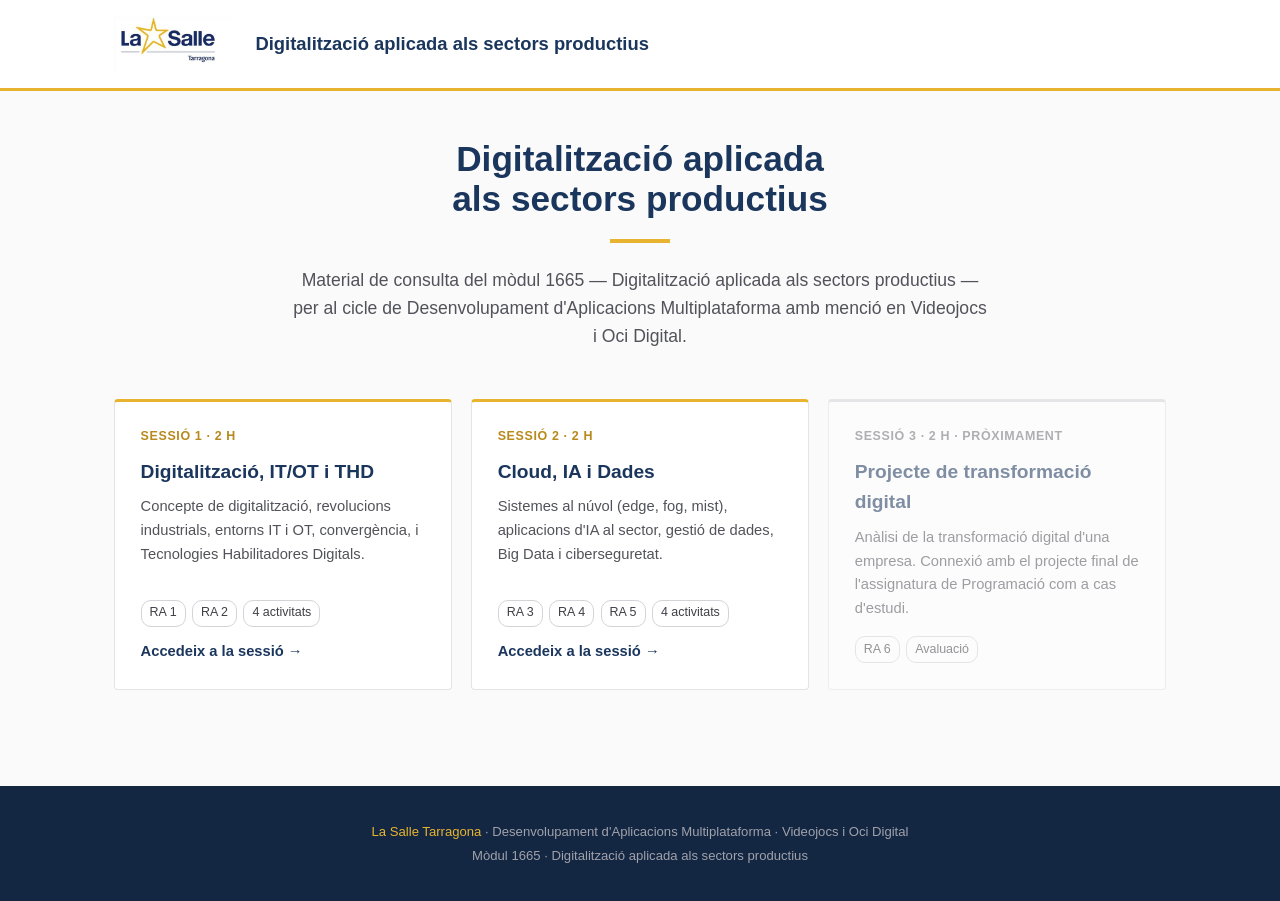
<file: index.html>
<!DOCTYPE html>
<html lang="ca">
<head>
<meta charset="UTF-8">
<meta name="viewport" content="width=device-width, initial-scale=1.0">
<title>DASP · Digitalització aplicada als sectors productius · La Salle Tarragona</title>
<link rel="stylesheet" href="index.css">
<style>
  body { background: var(--gray-50); min-height: 100vh; display: flex; flex-direction: column; }

  .site-header {
    background: var(--white);
    border-bottom: 3px solid var(--gold);
  }
  .site-header-inner {
    max-width: 1100px; margin: 0 auto;
    padding: 1rem 1.5rem;
    display: flex; align-items: center; gap: 1.5rem;
  }
  .site-logo { height: 56px; width: auto; border-radius: var(--radius-sm); }
  .site-title-block { flex: 1; }
  .site-title-block .module {
    color: var(--navy); font-size: 1.15rem; font-weight: 700; line-height: 1.2; margin: 0;
  }

  main { flex: 1; max-width: 1100px; margin: 0 auto; padding: 3rem 1.5rem; width: 100%; }

  .hero { text-align: center; margin-bottom: 3rem; }
  .hero h1 {
    color: var(--navy); font-size: 2.2rem; font-weight: 800;
    margin: 0 0 0.6rem; line-height: 1.15;
  }
  .hero .accent {
    display: inline-block; height: 4px; width: 60px; background: var(--gold);
    margin: 0.6rem auto 1rem;
  }
  .hero p { color: var(--gray-600); font-size: 1.1rem; max-width: 700px; margin: 0 auto; }

  .session-grid {
    display: grid;
    grid-template-columns: repeat(auto-fit, minmax(260px, 1fr));
    gap: 1.2rem;
    margin-top: 2.5rem;
  }
  .session-card {
    background: var(--white);
    border: var(--border);
    border-top: 3px solid var(--gold);
    border-radius: var(--radius);
    padding: 1.6rem;
    text-decoration: none;
    color: inherit;
    display: flex; flex-direction: column;
    transition: border-color 0.15s, transform 0.15s;
  }
  .session-card:hover {
    border-color: var(--gold);
    transform: translateY(-2px);
  }
  .session-card.disabled {
    opacity: 0.55; cursor: not-allowed; pointer-events: none;
    border-top-color: var(--gray-300);
  }
  .session-card .label {
    font-size: 0.78rem; font-weight: 700;
    color: var(--gold-dark); letter-spacing: 0.05em;
    text-transform: uppercase; margin-bottom: 0.6rem;
  }
  .session-card .label.todo { color: var(--gray-500); }
  .session-card h3 {
    color: var(--navy); font-size: 1.2rem;
    margin: 0 0 0.5rem; font-weight: 700;
  }
  .session-card p { color: var(--gray-600); font-size: 0.92rem; margin: 0 0 1rem; flex: 1; }
  .session-card .meta {
    display: flex; gap: 0.4rem; flex-wrap: wrap;
    font-size: 0.78rem;
  }
  .session-card .meta span {
    padding: 0.15rem 0.5rem;
    border: 1px solid var(--gray-300);
    border-radius: 10px;
    color: var(--gray-700);
  }
  .session-card .arrow {
    display: inline-flex; align-items: center; gap: 0.4rem;
    color: var(--navy); font-weight: 600;
    font-size: 0.92rem; margin-top: 0.8rem;
  }

  footer {
    background: var(--navy-dark); color: var(--gray-400);
    padding: 2rem 1.5rem; text-align: center; font-size: 0.82rem;
    margin-top: 3rem;
  }
  footer p { margin: 0.2rem 0; }
  footer .gold { color: var(--gold); }

  @media (max-width: 720px) {
    .hero h1 { font-size: 1.7rem; }
  }
</style>
</head>
<body>

<header class="site-header">
  <div class="site-header-inner">
    <img src="lasalle_logo.JPG" alt="La Salle Tarragona" class="site-logo">
    <div class="site-title-block">
      <p class="module">Digitalització aplicada als sectors productius</p>
    </div>
  </div>
</header>

<main>
  <div class="hero">
    <h1>Digitalització aplicada<br>als sectors productius</h1>
    <span class="accent"></span>
    <p>Material de consulta del mòdul 1665 — Digitalització aplicada als sectors productius — per al cicle de Desenvolupament d'Aplicacions Multiplataforma amb menció en Videojocs i Oci Digital.</p>
  </div>

  <div class="session-grid">
    <a class="session-card" href="sessio-1.html">
      <span class="label">Sessió 1 · 2 h</span>
      <h3>Digitalització, IT/OT i THD</h3>
      <p>Concepte de digitalització, revolucions industrials, entorns IT i OT, convergència, i Tecnologies Habilitadores Digitals.</p>
      <div class="meta">
        <span>RA 1</span>
        <span>RA 2</span>
        <span>4 activitats</span>
      </div>
      <span class="arrow">Accedeix a la sessió →</span>
    </a>

    <a class="session-card" href="sessio-2.html">
      <span class="label">Sessió 2 · 2 h</span>
      <h3>Cloud, IA i Dades</h3>
      <p>Sistemes al núvol (edge, fog, mist), aplicacions d'IA al sector, gestió de dades, Big Data i ciberseguretat.</p>
      <div class="meta">
        <span>RA 3</span>
        <span>RA 4</span>
        <span>RA 5</span>
        <span>4 activitats</span>
      </div>
      <span class="arrow">Accedeix a la sessió →</span>
    </a>

    <div class="session-card disabled">
      <span class="label todo">Sessió 3 · 2 h · Pròximament</span>
      <h3>Projecte de transformació digital</h3>
      <p>Anàlisi de la transformació digital d'una empresa. Connexió amb el projecte final de l'assignatura de Programació com a cas d'estudi.</p>
      <div class="meta">
        <span>RA 6</span>
        <span>Avaluació</span>
      </div>
    </div>
  </div>

</main>

<footer>
  <p><span class="gold">La Salle Tarragona</span> · Desenvolupament d'Aplicacions Multiplataforma · Videojocs i Oci Digital</p>
  <p>Mòdul 1665 · Digitalització aplicada als sectors productius</p>
</footer>

</body>
</html>
</file>
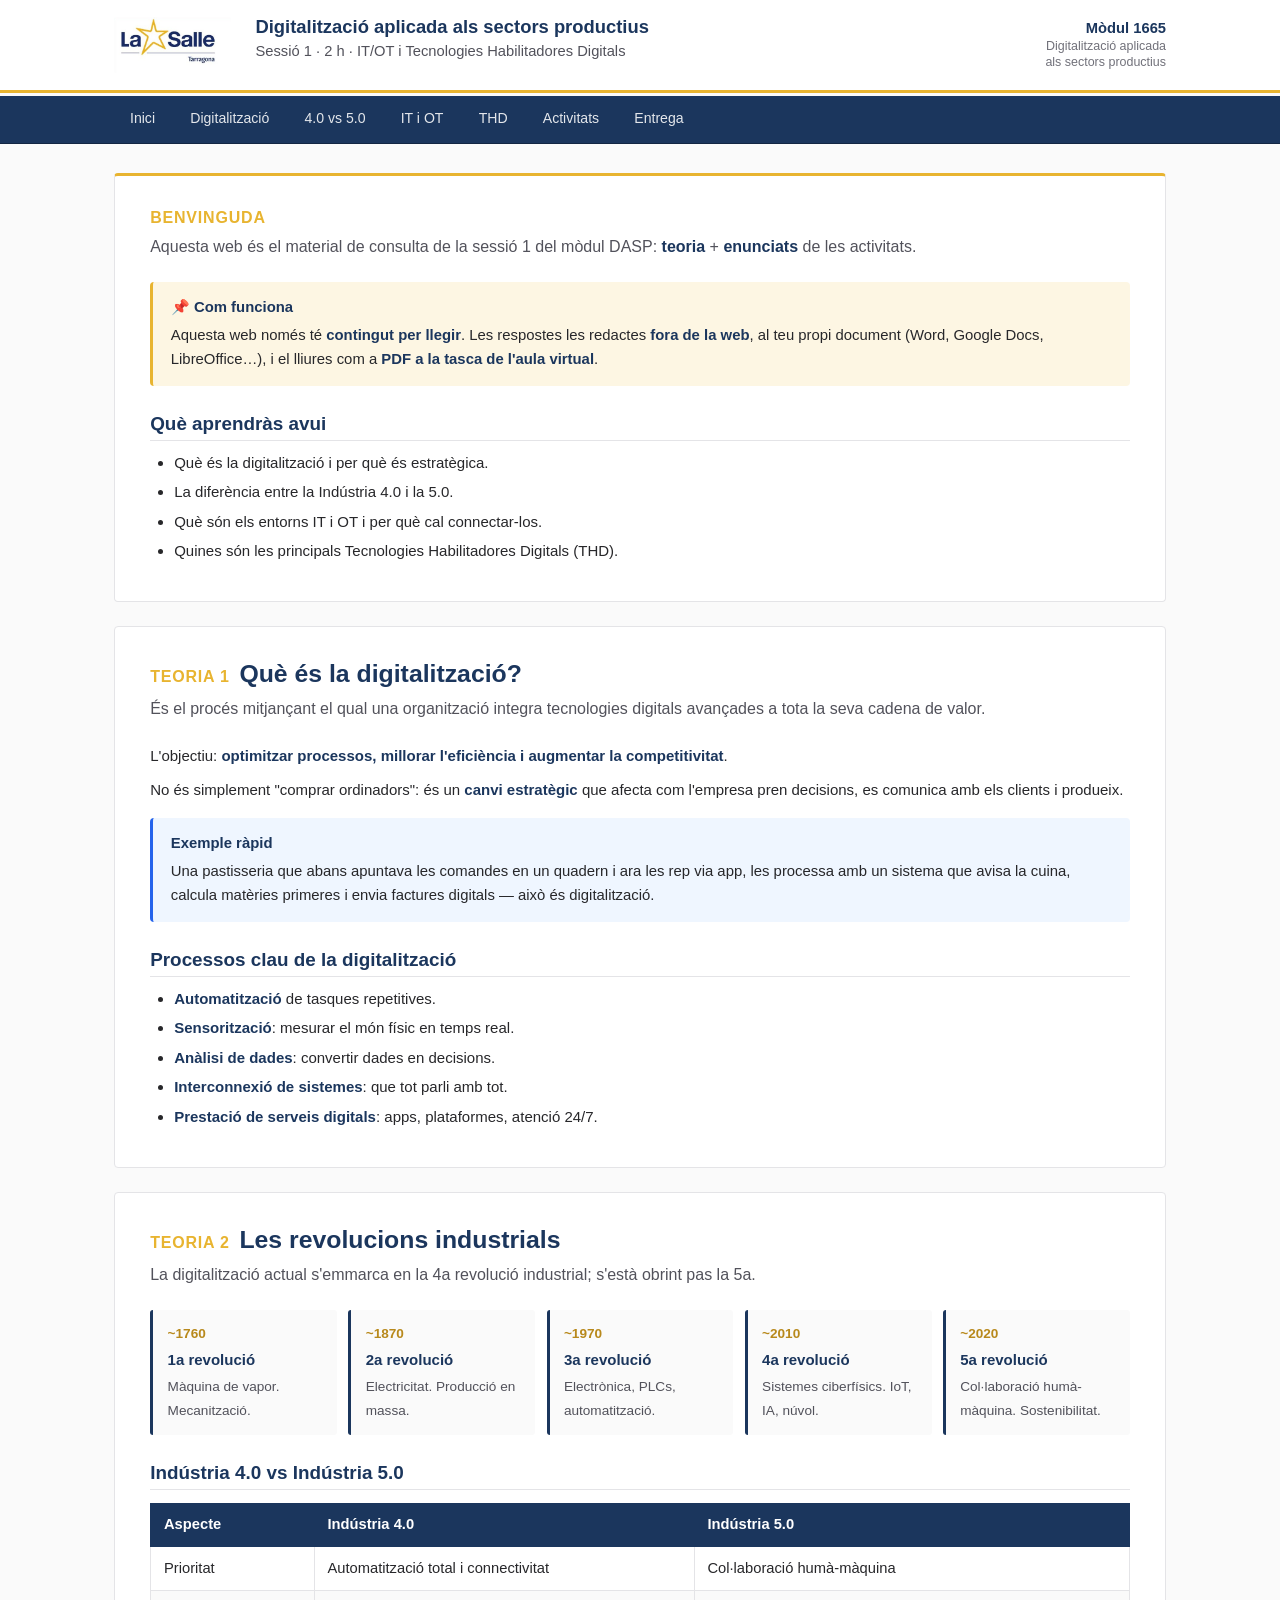
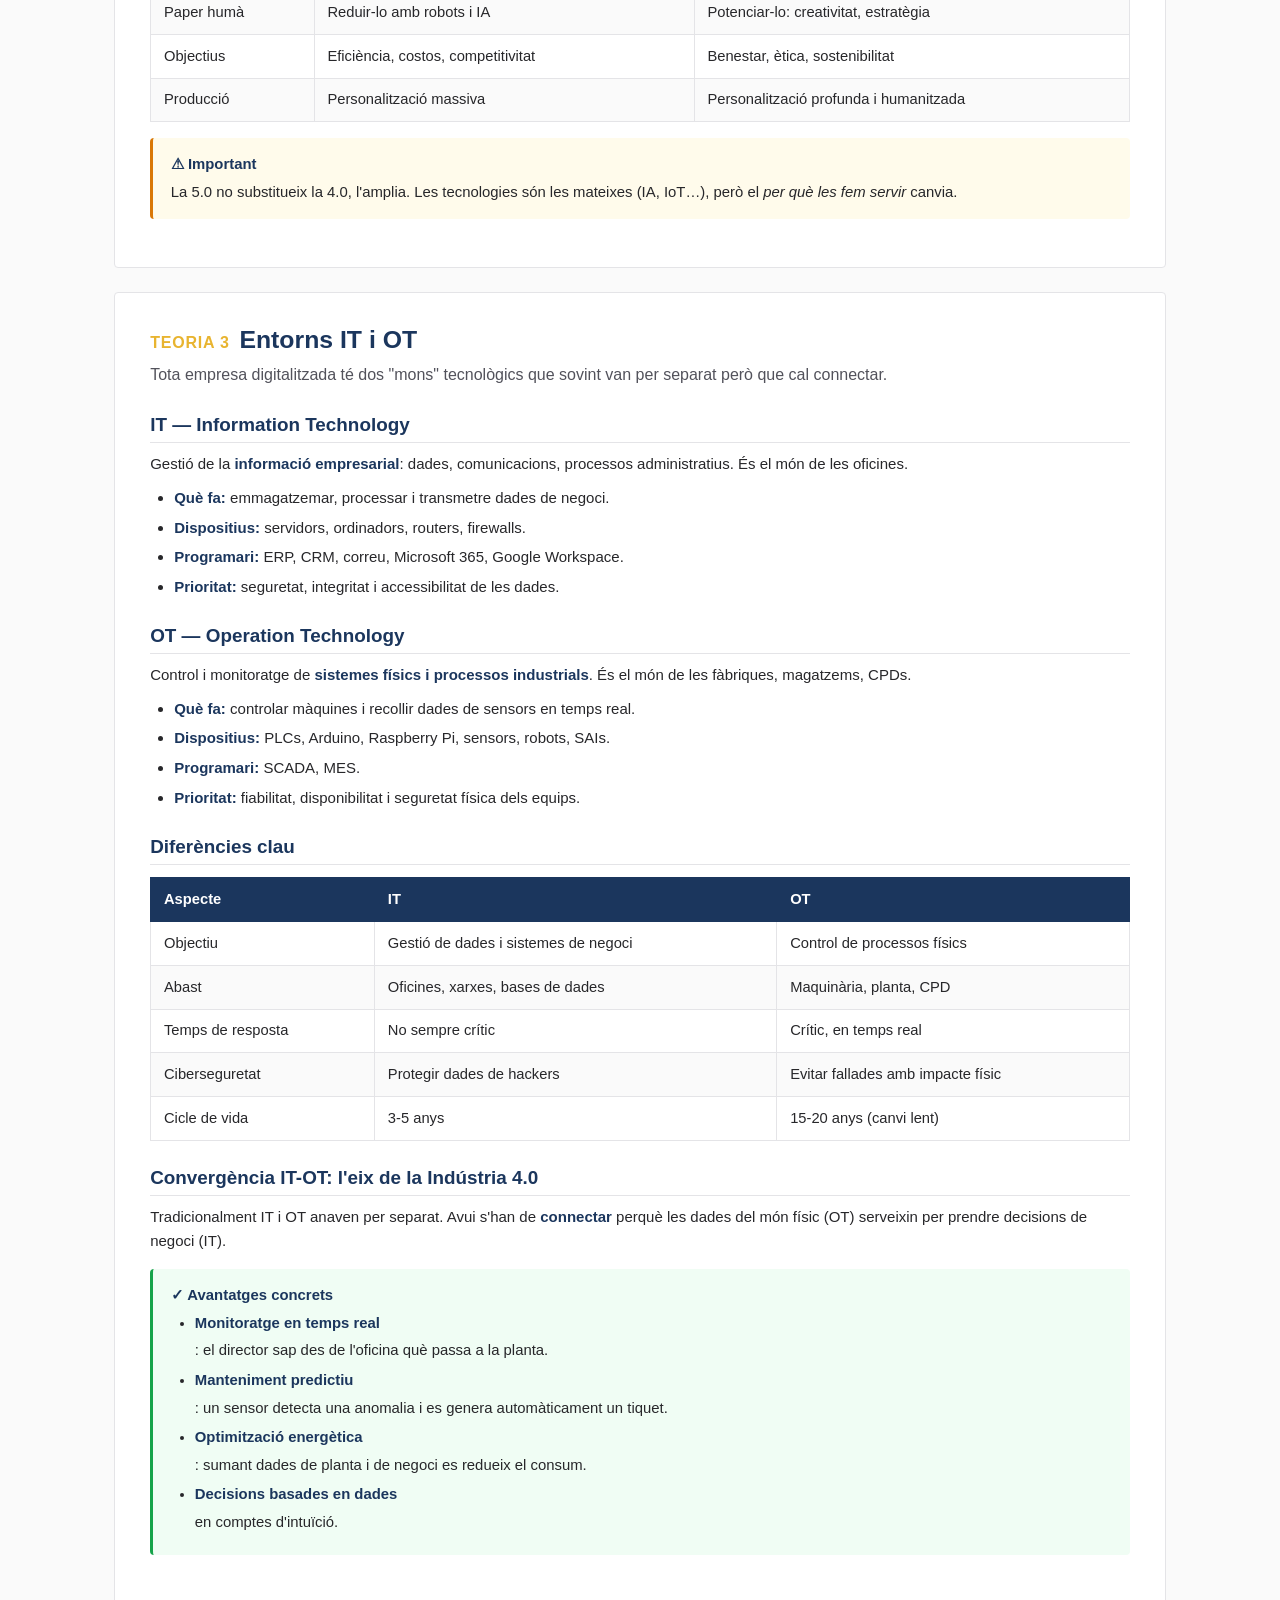
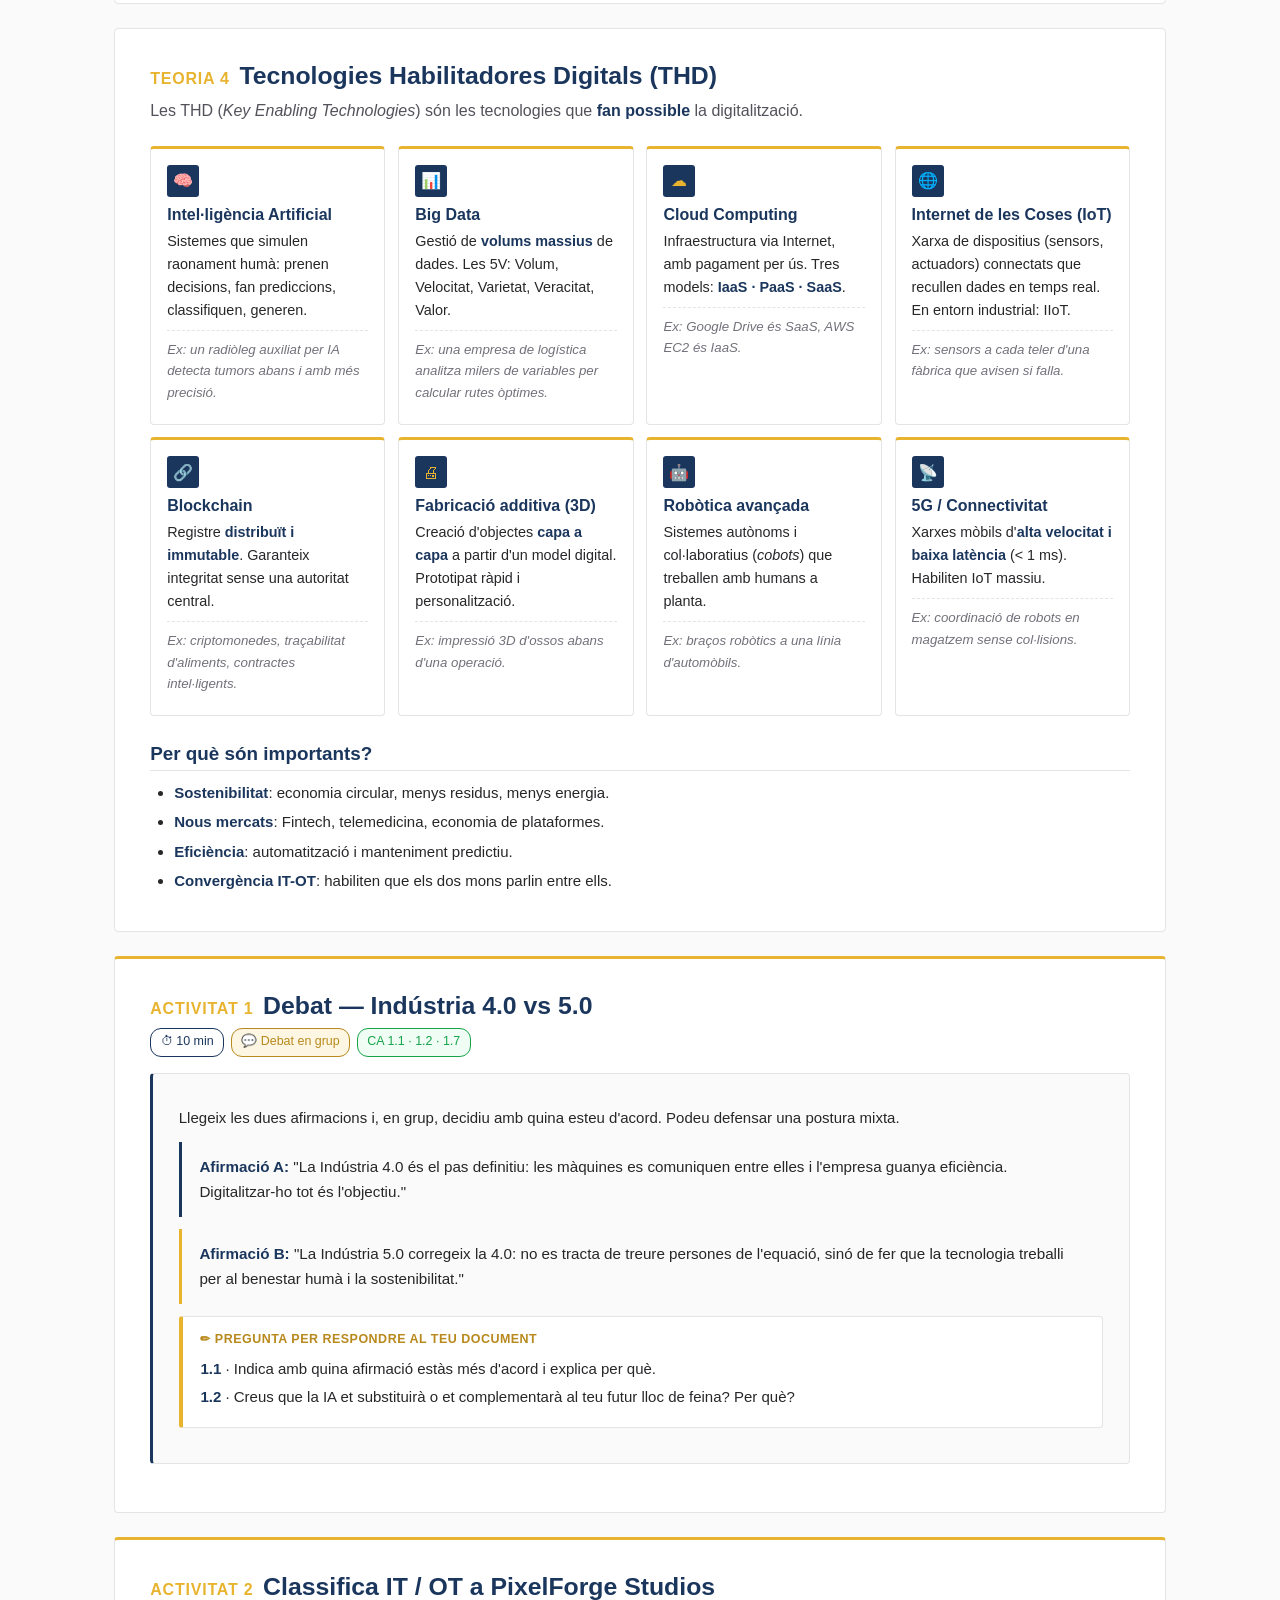
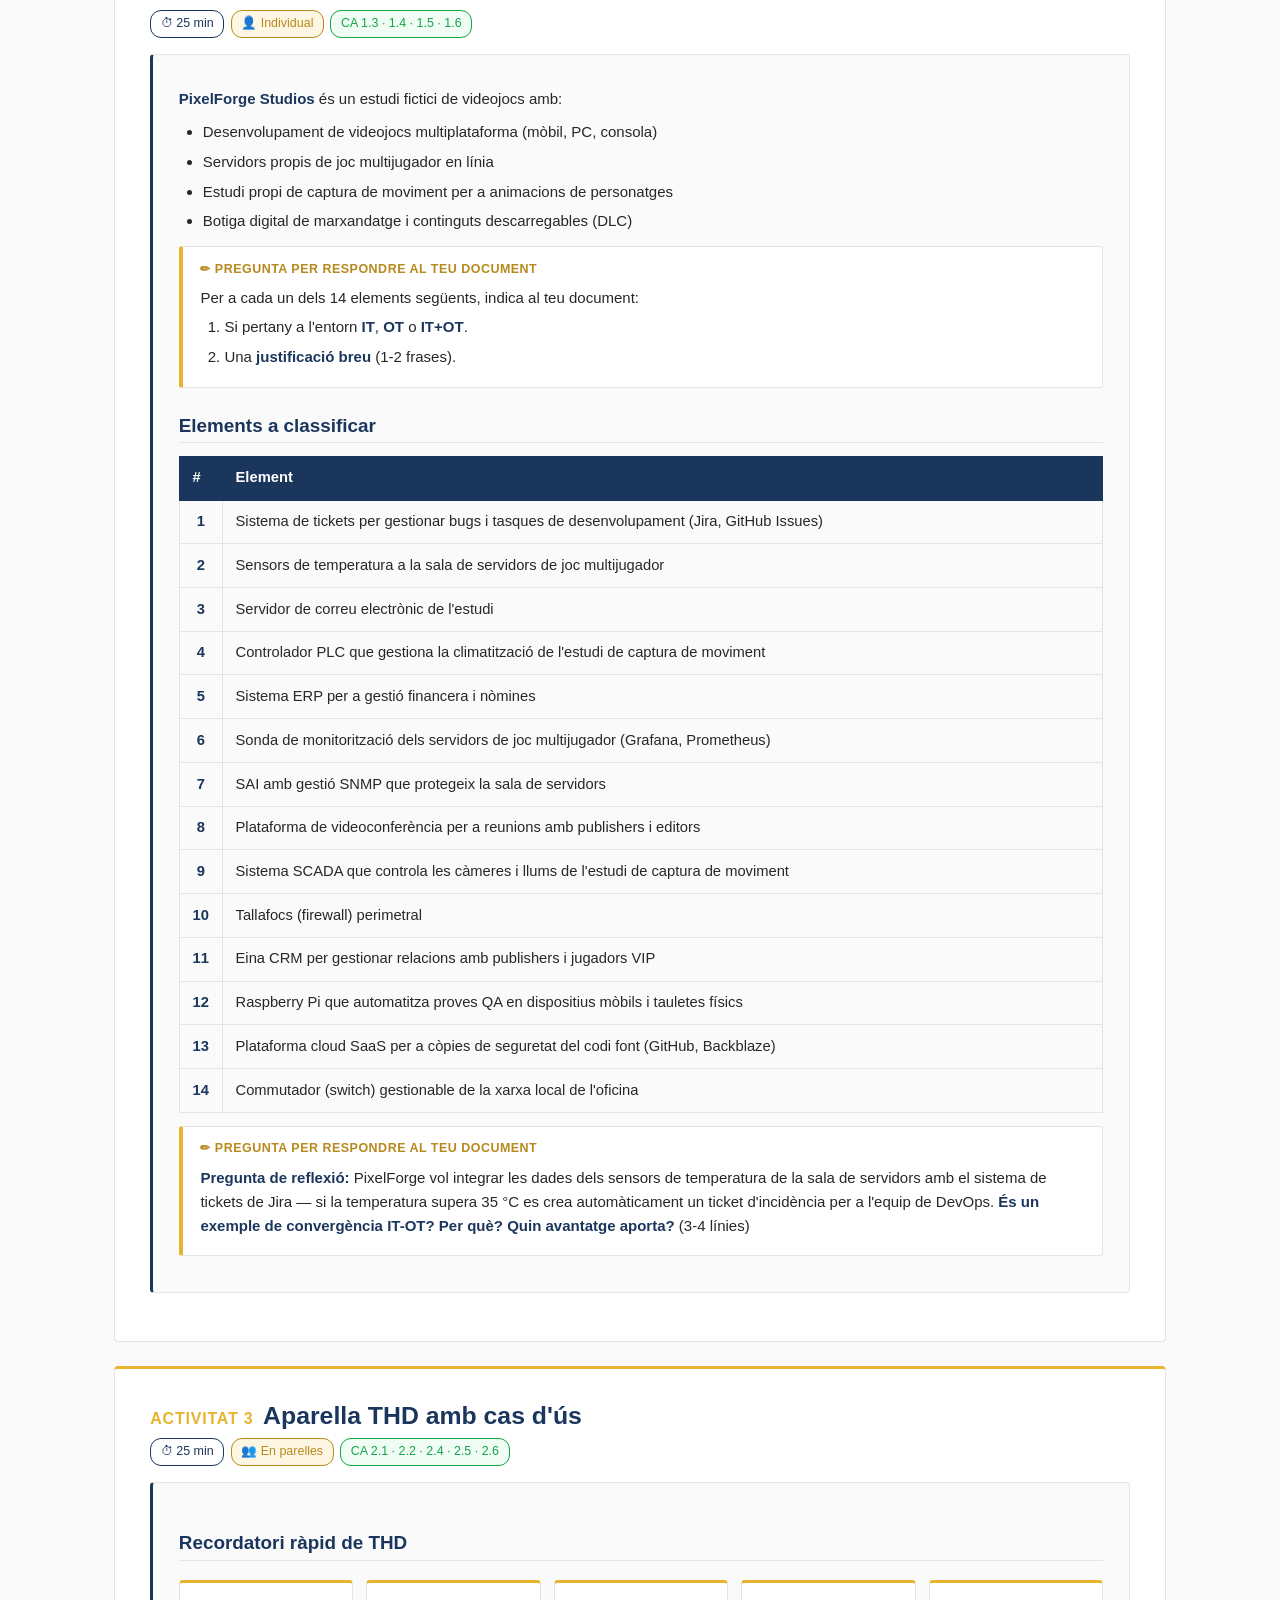
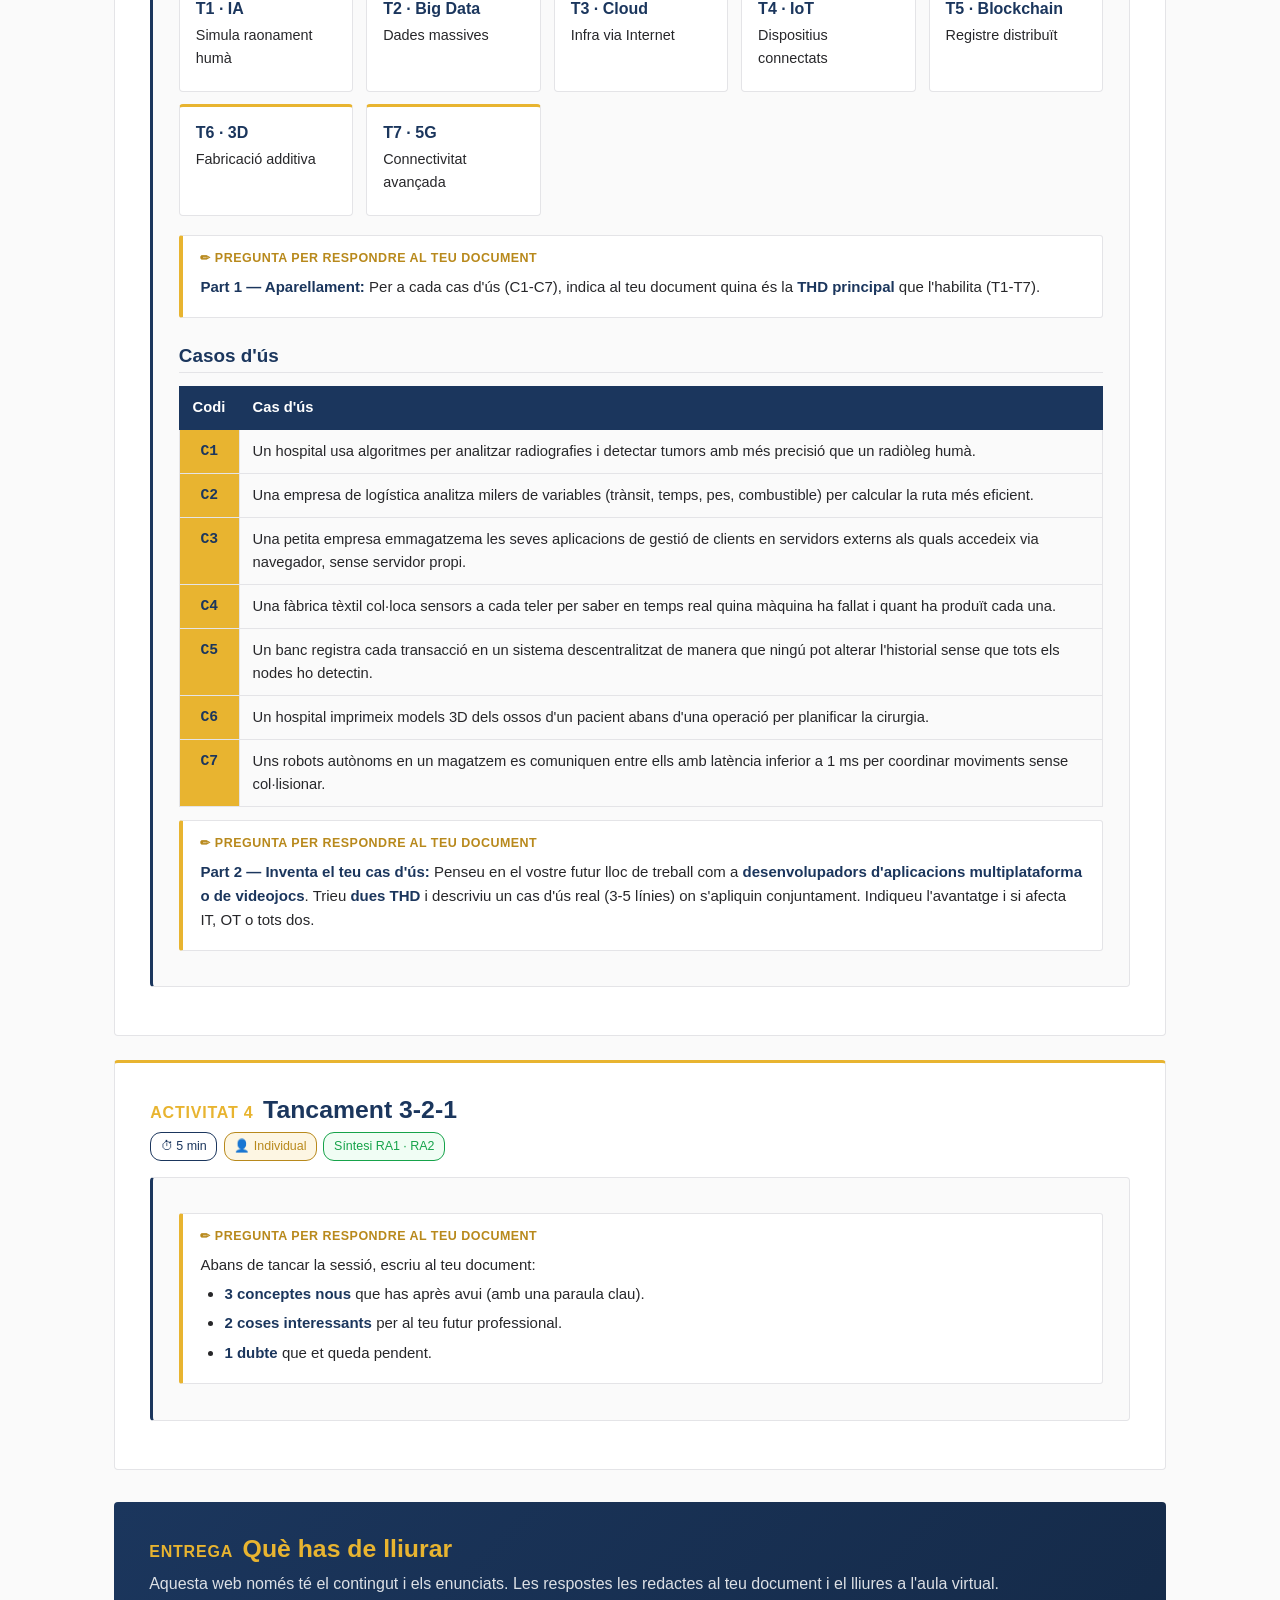
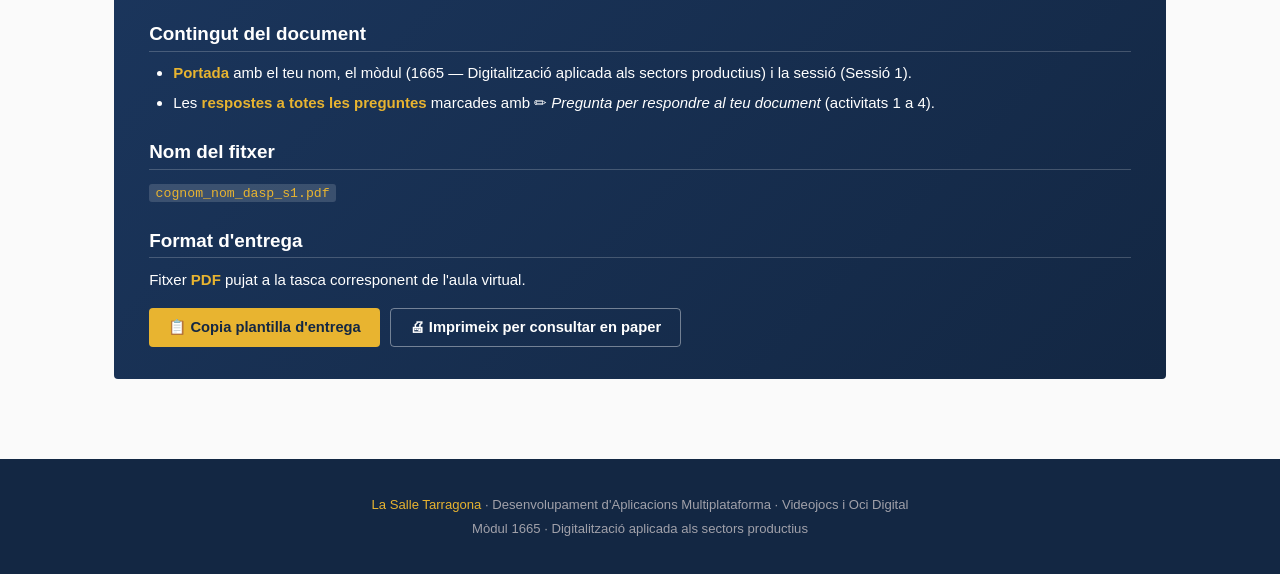
<file: sessio-1.html>
<!DOCTYPE html>
<html lang="ca">
<head>
<meta charset="UTF-8">
<meta name="viewport" content="width=device-width, initial-scale=1.0">
<title>DASP · Sessió 1 — Digitalització, IT/OT i THD · La Salle Tarragona</title>
<link rel="stylesheet" href="index.css">
<style>
  body { background: var(--gray-50); }

  /* ===== Header ===== */
  .site-header {
    background: var(--white);
    border-bottom: 3px solid var(--gold);
    position: sticky; top: 0; z-index: 100;
  }
  .site-header-inner {
    max-width: 1100px; margin: 0 auto;
    padding: 1rem 1.5rem;
    display: flex; align-items: center; gap: 1.5rem;
  }
  .site-logo { height: 56px; width: auto; border-radius: var(--radius-sm); flex-shrink: 0; }
  .site-title-block { flex: 1; min-width: 0; }
  .site-title-block .module {
    color: var(--navy); font-size: 1.15rem; font-weight: 700; line-height: 1.2; margin: 0;
  }
  .site-title-block .session { color: var(--gray-600); font-size: 0.92rem; margin-top: 0.15rem; }
  .site-meta { text-align: right; font-size: 0.78rem; color: var(--gray-500); line-height: 1.3; }
  .site-meta strong { color: var(--navy); display: block; font-size: 0.92rem; }

  /* ===== Nav ===== */
  .topnav {
    background: var(--navy);
    border-bottom: 1px solid var(--navy-dark);
    position: sticky; top: 96px; z-index: 99;
  }
  .topnav-inner {
    max-width: 1100px; margin: 0 auto;
    padding: 0 1.5rem;
    display: flex; gap: 0.2rem; overflow-x: auto;
  }
  .topnav a {
    color: rgba(255,255,255,0.88); text-decoration: none;
    padding: 0.7rem 1rem; font-size: 0.88rem; font-weight: 500;
    border-bottom: 2px solid transparent; white-space: nowrap;
    transition: color 0.15s, border-color 0.15s;
  }
  .topnav a:hover { color: var(--white); }
  .topnav a.active { color: var(--gold); border-bottom-color: var(--gold); }

  /* ===== Layout ===== */
  main { max-width: 1100px; margin: 0 auto; padding: 2rem 1.5rem 5rem; }
  section.card {
    background: var(--white); border: var(--border); border-radius: var(--radius);
    padding: 2rem 2.2rem; margin-bottom: 1.5rem; scroll-margin-top: 140px;
  }
  section.card.accent-top { border-top: 3px solid var(--gold); }

  /* ===== Typography ===== */
  h1, h2, h3, h4 { color: var(--navy); font-weight: 700; line-height: 1.25; }
  h2 {
    font-size: 1.55rem; margin: 0 0 0.4rem 0;
    display: flex; align-items: baseline; gap: 0.6rem;
  }
  h2 .num {
    color: var(--gold); font-size: 1rem; font-weight: 600;
    letter-spacing: 0.05em; text-transform: uppercase;
  }
  h2 + .lead { color: var(--gray-600); font-size: 1rem; margin: 0 0 1.4rem 0; }
  h3 {
    font-size: 1.18rem; margin: 1.6rem 0 0.6rem 0;
    padding-bottom: 0.3rem; border-bottom: 1px solid var(--gray-200);
  }
  h4 { font-size: 1rem; margin: 1rem 0 0.4rem; }
  p { margin: 0.6rem 0; }
  ul, ol { padding-left: 1.5rem; }
  li { margin-bottom: 0.35rem; }
  strong { color: var(--navy); }
  code {
    background: var(--gray-100); padding: 0.1rem 0.4rem;
    border-radius: var(--radius-sm); font-size: 0.88em;
  }

  /* ===== Tables ===== */
  .tbl-wrap { overflow-x: auto; margin: 0.8rem 0; }
  table { width: 100%; border-collapse: collapse; font-size: 0.92rem; }
  th, td {
    border: 1px solid var(--gray-200); padding: 0.6rem 0.8rem;
    text-align: left; vertical-align: top;
  }
  th { background: var(--navy); color: var(--white); font-weight: 600; border-color: var(--navy); }
  tr:nth-child(even) td { background: var(--gray-50); }
  td.num { font-weight: 700; color: var(--navy); text-align: center; width: 40px; }
  td.code { font-weight: 700; color: var(--navy); background: var(--gold) !important; text-align: center; width: 60px; }

  /* ===== Timeline ===== */
  .timeline {
    display: grid; grid-template-columns: repeat(auto-fit, minmax(160px, 1fr));
    gap: 0.7rem; margin: 1rem 0;
  }
  .timeline-item {
    background: var(--gray-50); border-left: 3px solid var(--navy);
    padding: 0.8rem 0.9rem; border-radius: var(--radius-sm);
  }
  .timeline-item .year {
    color: var(--gold-dark); font-weight: 700; font-size: 0.85rem;
    display: block; margin-bottom: 0.2rem;
  }
  .timeline-item .title {
    color: var(--navy); font-weight: 600; display: block; margin-bottom: 0.15rem;
  }
  .timeline-item .desc { color: var(--gray-600); font-size: 0.85rem; }

  /* ===== THD grid ===== */
  .thd-grid {
    display: grid; grid-template-columns: repeat(auto-fit, minmax(230px, 1fr));
    gap: 0.8rem; margin: 1.2rem 0;
  }
  .thd-card {
    background: var(--white); border: var(--border); border-top: 3px solid var(--gold);
    border-radius: var(--radius); padding: 1rem;
  }
  .thd-card .icon {
    display: inline-flex; align-items: center; justify-content: center;
    width: 32px; height: 32px;
    background: var(--navy); color: var(--gold);
    border-radius: var(--radius-sm); font-size: 1rem; margin-bottom: 0.5rem;
  }
  .thd-card h4 { margin: 0 0 0.3rem 0; color: var(--navy); }
  .thd-card p { font-size: 0.9rem; margin: 0.3rem 0; }
  .thd-card .ex {
    color: var(--gray-500); font-size: 0.83rem; font-style: italic;
    margin-top: 0.5rem; padding-top: 0.5rem; border-top: 1px dashed var(--gray-200);
  }

  /* ===== Callouts ===== */
  .callout { border-radius: var(--radius); padding: 0.9rem 1.1rem; margin: 1rem 0; font-size: 0.93rem; }
  .callout strong:first-child { display: block; margin-bottom: 0.25rem; }
  .callout.info { background: #eff6ff; border-left: 3px solid var(--info); }
  .callout.success { background: #f0fdf4; border-left: 3px solid var(--success); }
  .callout.warn { background: #fffbeb; border-left: 3px solid var(--warning); }
  .callout.gold { background: #fdf6e3; border-left: 3px solid var(--gold); }

  /* ===== Quotes ===== */
  blockquote {
    background: var(--gray-50); border-left: 3px solid var(--navy);
    padding: 0.8rem 1.1rem; margin: 0.8rem 0;
    border-radius: 0 var(--radius) var(--radius) 0; font-size: 0.95rem;
  }
  blockquote.alt { border-left-color: var(--gold); }

  /* ===== Activity (now content-only) ===== */
  .activity {
    background: var(--gray-50); border: var(--border);
    border-left: 3px solid var(--navy);
    border-radius: var(--radius); padding: 1.4rem 1.6rem; margin: 1rem 0;
  }
  .ex-meta { display: flex; gap: 0.4rem; flex-wrap: wrap; margin-bottom: 1rem; }
  .pill {
    display: inline-flex; align-items: center; gap: 0.3rem;
    padding: 0.2rem 0.6rem; border-radius: 11px;
    font-size: 0.78rem; font-weight: 500;
    border: 1px solid var(--gray-300); background: var(--white); color: var(--gray-700);
  }
  .pill.time { border-color: var(--navy); color: var(--navy); }
  .pill.mode { border-color: var(--gold-dark); color: var(--gold-dark); background: #fdf6e3; }
  .pill.ca { border-color: var(--success); color: var(--success); background: #f0fdf4; }

  .question-block {
    background: var(--white);
    border: 1px solid var(--gray-200);
    border-left: 4px solid var(--gold);
    border-radius: var(--radius-sm);
    padding: 0.8rem 1.1rem;
    margin: 0.8rem 0;
  }
  .question-block::before {
    content: "✏ Pregunta per respondre al teu document";
    display: block; font-weight: 700;
    color: var(--gold-dark); font-size: 0.78rem;
    text-transform: uppercase; letter-spacing: 0.04em;
    margin-bottom: 0.4rem;
  }
  .question-block p { margin: 0.3rem 0; font-weight: 500; }

  /* ===== Buttons ===== */
  .btn {
    display: inline-flex; align-items: center; gap: 0.4rem;
    background: var(--navy); color: var(--white); border: none;
    padding: 0.65rem 1.2rem; border-radius: var(--radius);
    cursor: pointer; font-size: 0.92rem; font-weight: 600;
    font-family: inherit; transition: background 0.15s;
  }
  .btn:hover { background: var(--navy-light); }
  .btn.gold { background: var(--gold); color: var(--navy-dark); }
  .btn.gold:hover { background: var(--gold-dark); color: var(--white); }
  .btn.ghost {
    background: transparent; color: var(--navy);
    border: 1px solid var(--gray-300);
  }
  .btn.ghost:hover { border-color: var(--navy); background: var(--gray-50); }
  .btn-row { display: flex; gap: 0.6rem; flex-wrap: wrap; align-items: center; margin-top: 1rem; }

  /* ===== Delivery box ===== */
  .delivery {
    background: linear-gradient(135deg, var(--navy), var(--navy-dark));
    color: var(--white); border-radius: var(--radius);
    padding: 2rem 2.2rem; margin-top: 2rem;
  }
  .delivery h2 { color: var(--gold); }
  .delivery h3 { color: var(--white); border-bottom-color: rgba(255,255,255,0.2); }
  .delivery strong { color: var(--gold); }
  .delivery ol li { margin-bottom: 0.6rem; }
  .delivery code { background: rgba(255,255,255,0.15); color: var(--gold); }
  .delivery .btn.ghost { color: var(--white); border-color: rgba(255,255,255,0.4); }
  .delivery .btn.ghost:hover { background: rgba(255,255,255,0.12); border-color: var(--gold); }

  /* ===== Footer ===== */
  footer {
    background: var(--navy-dark); color: var(--gray-400);
    padding: 2rem 1.5rem; text-align: center; font-size: 0.82rem;
  }
  footer p { margin: 0.2rem 0; }
  footer .gold { color: var(--gold); }

  /* ===== Modal ===== */
  .modal-overlay {
    position: fixed; inset: 0; background: rgba(24,24,27,0.75);
    display: none; align-items: center; justify-content: center;
    z-index: 300; padding: 1rem;
  }
  .modal-overlay.open { display: flex; }
  .modal {
    background: var(--white); border-radius: var(--radius);
    max-width: 720px; width: 100%; max-height: 86vh;
    display: flex; flex-direction: column;
    border-top: 4px solid var(--gold);
  }
  .modal-header {
    padding: 1.2rem 1.5rem; border-bottom: var(--border);
    display: flex; justify-content: space-between; align-items: center;
  }
  .modal-header h3 { margin: 0; border: none; padding: 0; }
  .modal-close {
    background: none; border: none; font-size: 1.5rem;
    color: var(--gray-500); cursor: pointer; line-height: 1;
  }
  .modal-body {
    padding: 1.2rem 1.5rem; overflow-y: auto;
    font-family: 'JetBrains Mono', 'Fira Code', monospace; font-size: 0.85rem;
    background: var(--gray-50); white-space: pre-wrap;
  }
  .modal-footer {
    padding: 1rem 1.5rem; border-top: var(--border);
    display: flex; justify-content: flex-end; gap: 0.6rem;
  }

  /* ===== Responsive ===== */
  @media (max-width: 768px) {
    .site-header-inner { flex-wrap: wrap; }
    .site-meta { display: none; }
    .topnav { top: 88px; }
    section.card { padding: 1.4rem; }
  }

  /* ===== Print ===== */
  @media print {
    .topnav, .docent-badge, .btn-row, .delivery .btn-row, footer, .modal-overlay { display: none !important; }
    body { background: white; }
    section.card { break-inside: avoid; border: none; padding: 0.5rem 0; }
    body.docent-mode .solution { display: block; }
  }
</style>
</head>
<body>

<header class="site-header">
  <div class="site-header-inner">
    <img src="lasalle_logo.JPG" alt="La Salle Tarragona" class="site-logo">
    <div class="site-title-block">
      <p class="module">Digitalització aplicada als sectors productius</p>
      <p class="session">Sessió 1 · 2 h · IT/OT i Tecnologies Habilitadores Digitals</p>
    </div>
    <div class="site-meta">
      <strong>Mòdul 1665</strong>
      Digitalització aplicada<br>
      als sectors productius
    </div>
  </div>
</header>

<nav class="topnav">
  <div class="topnav-inner">
    <a href="#intro">Inici</a>
    <a href="#t1">Digitalització</a>
    <a href="#t2">4.0 vs 5.0</a>
    <a href="#t3">IT i OT</a>
    <a href="#t4">THD</a>
    <a href="#ex1">Activitats</a>
    <a href="#entrega">Entrega</a>
  </div>
</nav>

<main>

<section class="card accent-top" id="intro">
  <h2><span class="num">Benvinguda</span></h2>
  <p class="lead">Aquesta web és el material de consulta de la sessió 1 del mòdul DASP: <strong>teoria</strong> + <strong>enunciats</strong> de les activitats.</p>

  <div class="callout gold">
    <strong>📌 Com funciona</strong>
    Aquesta web només té <strong>contingut per llegir</strong>. Les respostes les redactes <strong>fora de la web</strong>, al teu propi document (Word, Google Docs, LibreOffice…), i el lliures com a <strong>PDF a la tasca de l'aula virtual</strong>.
  </div>

  <h3>Què aprendràs avui</h3>
  <ul>
    <li>Què és la digitalització i per què és estratègica.</li>
    <li>La diferència entre la Indústria 4.0 i la 5.0.</li>
    <li>Què són els entorns IT i OT i per què cal connectar-los.</li>
    <li>Quines són les principals Tecnologies Habilitadores Digitals (THD).</li>
  </ul>
</section>

<!-- ============================ TEORIA ============================ -->

<section class="card" id="t1">
  <h2><span class="num">Teoria 1</span> Què és la digitalització?</h2>
  <p class="lead">És el procés mitjançant el qual una organització integra tecnologies digitals avançades a tota la seva cadena de valor.</p>

  <p>L'objectiu: <strong>optimitzar processos, millorar l'eficiència i augmentar la competitivitat</strong>.</p>
  <p>No és simplement "comprar ordinadors": és un <strong>canvi estratègic</strong> que afecta com l'empresa pren decisions, es comunica amb els clients i produeix.</p>

  <div class="callout info">
    <strong>Exemple ràpid</strong>
    Una pastisseria que abans apuntava les comandes en un quadern i ara les rep via app, les processa amb un sistema que avisa la cuina, calcula matèries primeres i envia factures digitals — això és digitalització.
  </div>

  <h3>Processos clau de la digitalització</h3>
  <ul>
    <li><strong>Automatització</strong> de tasques repetitives.</li>
    <li><strong>Sensorització</strong>: mesurar el món físic en temps real.</li>
    <li><strong>Anàlisi de dades</strong>: convertir dades en decisions.</li>
    <li><strong>Interconnexió de sistemes</strong>: que tot parli amb tot.</li>
    <li><strong>Prestació de serveis digitals</strong>: apps, plataformes, atenció 24/7.</li>
  </ul>
</section>

<section class="card" id="t2">
  <h2><span class="num">Teoria 2</span> Les revolucions industrials</h2>
  <p class="lead">La digitalització actual s'emmarca en la 4a revolució industrial; s'està obrint pas la 5a.</p>

  <div class="timeline">
    <div class="timeline-item"><span class="year">~1760</span><span class="title">1a revolució</span><span class="desc">Màquina de vapor. Mecanització.</span></div>
    <div class="timeline-item"><span class="year">~1870</span><span class="title">2a revolució</span><span class="desc">Electricitat. Producció en massa.</span></div>
    <div class="timeline-item"><span class="year">~1970</span><span class="title">3a revolució</span><span class="desc">Electrònica, PLCs, automatització.</span></div>
    <div class="timeline-item"><span class="year">~2010</span><span class="title">4a revolució</span><span class="desc">Sistemes ciberfísics. IoT, IA, núvol.</span></div>
    <div class="timeline-item"><span class="year">~2020</span><span class="title">5a revolució</span><span class="desc">Col·laboració humà-màquina. Sostenibilitat.</span></div>
  </div>

  <h3>Indústria 4.0 vs Indústria 5.0</h3>
  <div class="tbl-wrap">
    <table>
      <thead><tr><th>Aspecte</th><th>Indústria 4.0</th><th>Indústria 5.0</th></tr></thead>
      <tbody>
        <tr><td>Prioritat</td><td>Automatització total i connectivitat</td><td>Col·laboració humà-màquina</td></tr>
        <tr><td>Paper humà</td><td>Reduir-lo amb robots i IA</td><td>Potenciar-lo: creativitat, estratègia</td></tr>
        <tr><td>Objectius</td><td>Eficiència, costos, competitivitat</td><td>Benestar, ètica, sostenibilitat</td></tr>
        <tr><td>Producció</td><td>Personalització massiva</td><td>Personalització profunda i humanitzada</td></tr>
      </tbody>
    </table>
  </div>

  <div class="callout warn">
    <strong>⚠ Important</strong>
    La 5.0 no substitueix la 4.0, l'amplia. Les tecnologies són les mateixes (IA, IoT…), però el <em>per què les fem servir</em> canvia.
  </div>
</section>

<section class="card" id="t3">
  <h2><span class="num">Teoria 3</span> Entorns IT i OT</h2>
  <p class="lead">Tota empresa digitalitzada té dos "mons" tecnològics que sovint van per separat però que cal connectar.</p>

  <h3>IT — Information Technology</h3>
  <p>Gestió de la <strong>informació empresarial</strong>: dades, comunicacions, processos administratius. És el món de les oficines.</p>
  <ul>
    <li><strong>Què fa:</strong> emmagatzemar, processar i transmetre dades de negoci.</li>
    <li><strong>Dispositius:</strong> servidors, ordinadors, routers, firewalls.</li>
    <li><strong>Programari:</strong> ERP, CRM, correu, Microsoft 365, Google Workspace.</li>
    <li><strong>Prioritat:</strong> seguretat, integritat i accessibilitat de les dades.</li>
  </ul>

  <h3>OT — Operation Technology</h3>
  <p>Control i monitoratge de <strong>sistemes físics i processos industrials</strong>. És el món de les fàbriques, magatzems, CPDs.</p>
  <ul>
    <li><strong>Què fa:</strong> controlar màquines i recollir dades de sensors en temps real.</li>
    <li><strong>Dispositius:</strong> PLCs, Arduino, Raspberry Pi, sensors, robots, SAIs.</li>
    <li><strong>Programari:</strong> SCADA, MES.</li>
    <li><strong>Prioritat:</strong> fiabilitat, disponibilitat i seguretat física dels equips.</li>
  </ul>

  <h3>Diferències clau</h3>
  <div class="tbl-wrap">
    <table>
      <thead><tr><th>Aspecte</th><th>IT</th><th>OT</th></tr></thead>
      <tbody>
        <tr><td>Objectiu</td><td>Gestió de dades i sistemes de negoci</td><td>Control de processos físics</td></tr>
        <tr><td>Abast</td><td>Oficines, xarxes, bases de dades</td><td>Maquinària, planta, CPD</td></tr>
        <tr><td>Temps de resposta</td><td>No sempre crític</td><td>Crític, en temps real</td></tr>
        <tr><td>Ciberseguretat</td><td>Protegir dades de hackers</td><td>Evitar fallades amb impacte físic</td></tr>
        <tr><td>Cicle de vida</td><td>3-5 anys</td><td>15-20 anys (canvi lent)</td></tr>
      </tbody>
    </table>
  </div>

  <h3>Convergència IT-OT: l'eix de la Indústria 4.0</h3>
  <p>Tradicionalment IT i OT anaven per separat. Avui s'han de <strong>connectar</strong> perquè les dades del món físic (OT) serveixin per prendre decisions de negoci (IT).</p>

  <div class="callout success">
    <strong>✓ Avantatges concrets</strong>
    <ul>
      <li><strong>Monitoratge en temps real</strong>: el director sap des de l'oficina què passa a la planta.</li>
      <li><strong>Manteniment predictiu</strong>: un sensor detecta una anomalia i es genera automàticament un tiquet.</li>
      <li><strong>Optimització energètica</strong>: sumant dades de planta i de negoci es redueix el consum.</li>
      <li><strong>Decisions basades en dades</strong> en comptes d'intuïció.</li>
    </ul>
  </div>
</section>

<section class="card" id="t4">
  <h2><span class="num">Teoria 4</span> Tecnologies Habilitadores Digitals (THD)</h2>
  <p class="lead">Les THD (<em>Key Enabling Technologies</em>) són les tecnologies que <strong>fan possible</strong> la digitalització.</p>

  <div class="thd-grid">
    <div class="thd-card">
      <span class="icon">🧠</span><h4>Intel·ligència Artificial</h4>
      <p>Sistemes que simulen raonament humà: prenen decisions, fan prediccions, classifiquen, generen.</p>
      <p class="ex">Ex: un radiòleg auxiliat per IA detecta tumors abans i amb més precisió.</p>
    </div>
    <div class="thd-card">
      <span class="icon">📊</span><h4>Big Data</h4>
      <p>Gestió de <strong>volums massius</strong> de dades. Les 5V: Volum, Velocitat, Varietat, Veracitat, Valor.</p>
      <p class="ex">Ex: una empresa de logística analitza milers de variables per calcular rutes òptimes.</p>
    </div>
    <div class="thd-card">
      <span class="icon">☁</span><h4>Cloud Computing</h4>
      <p>Infraestructura via Internet, amb pagament per ús. Tres models: <strong>IaaS · PaaS · SaaS</strong>.</p>
      <p class="ex">Ex: Google Drive és SaaS, AWS EC2 és IaaS.</p>
    </div>
    <div class="thd-card">
      <span class="icon">🌐</span><h4>Internet de les Coses (IoT)</h4>
      <p>Xarxa de dispositius (sensors, actuadors) connectats que recullen dades en temps real. En entorn industrial: IIoT.</p>
      <p class="ex">Ex: sensors a cada teler d'una fàbrica que avisen si falla.</p>
    </div>
    <div class="thd-card">
      <span class="icon">🔗</span><h4>Blockchain</h4>
      <p>Registre <strong>distribuït i immutable</strong>. Garanteix integritat sense una autoritat central.</p>
      <p class="ex">Ex: criptomonedes, traçabilitat d'aliments, contractes intel·ligents.</p>
    </div>
    <div class="thd-card">
      <span class="icon">🖨</span><h4>Fabricació additiva (3D)</h4>
      <p>Creació d'objectes <strong>capa a capa</strong> a partir d'un model digital. Prototipat ràpid i personalització.</p>
      <p class="ex">Ex: impressió 3D d'ossos abans d'una operació.</p>
    </div>
    <div class="thd-card">
      <span class="icon">🤖</span><h4>Robòtica avançada</h4>
      <p>Sistemes autònoms i col·laboratius (<em>cobots</em>) que treballen amb humans a planta.</p>
      <p class="ex">Ex: braços robòtics a una línia d'automòbils.</p>
    </div>
    <div class="thd-card">
      <span class="icon">📡</span><h4>5G / Connectivitat</h4>
      <p>Xarxes mòbils d'<strong>alta velocitat i baixa latència</strong> (&lt; 1 ms). Habiliten IoT massiu.</p>
      <p class="ex">Ex: coordinació de robots en magatzem sense col·lisions.</p>
    </div>
  </div>

  <h3>Per què són importants?</h3>
  <ul>
    <li><strong>Sostenibilitat</strong>: economia circular, menys residus, menys energia.</li>
    <li><strong>Nous mercats</strong>: Fintech, telemedicina, economia de plataformes.</li>
    <li><strong>Eficiència</strong>: automatització i manteniment predictiu.</li>
    <li><strong>Convergència IT-OT</strong>: habiliten que els dos mons parlin entre ells.</li>
  </ul>
</section>

<!-- ============================ ACTIVITATS (només enunciats) ============================ -->

<section class="card accent-top" id="ex1">
  <h2><span class="num">Activitat 1</span> Debat — Indústria 4.0 vs 5.0</h2>
  <div class="ex-meta">
    <span class="pill time">⏱ 10 min</span>
    <span class="pill mode">💬 Debat en grup</span>
    <span class="pill ca">CA 1.1 · 1.2 · 1.7</span>
  </div>

  <div class="activity">
    <p>Llegeix les dues afirmacions i, en grup, decidiu amb quina esteu d'acord. Podeu defensar una postura mixta.</p>

    <blockquote><strong>Afirmació A:</strong> "La Indústria 4.0 és el pas definitiu: les màquines es comuniquen entre elles i l'empresa guanya eficiència. Digitalitzar-ho tot és l'objectiu."</blockquote>
    <blockquote class="alt"><strong>Afirmació B:</strong> "La Indústria 5.0 corregeix la 4.0: no es tracta de treure persones de l'equació, sinó de fer que la tecnologia treballi per al benestar humà i la sostenibilitat."</blockquote>

    <div class="question-block">
      <p><strong>1.1</strong> · Indica amb quina afirmació estàs més d'acord i explica per què.</p>
      <p><strong>1.2</strong> · Creus que la IA et substituirà o et complementarà al teu futur lloc de feina? Per què?</p>
    </div>

    </div>
</section>

<section class="card accent-top" id="ex2">
  <h2><span class="num">Activitat 2</span> Classifica IT / OT a PixelForge Studios</h2>
  <div class="ex-meta">
    <span class="pill time">⏱ 25 min</span>
    <span class="pill mode">👤 Individual</span>
    <span class="pill ca">CA 1.3 · 1.4 · 1.5 · 1.6</span>
  </div>

  <div class="activity">
    <p><strong>PixelForge Studios</strong> és un estudi fictici de videojocs amb:</p>
    <ul>
      <li>Desenvolupament de videojocs multiplataforma (mòbil, PC, consola)</li>
      <li>Servidors propis de joc multijugador en línia</li>
      <li>Estudi propi de captura de moviment per a animacions de personatges</li>
      <li>Botiga digital de marxandatge i continguts descarregables (DLC)</li>
    </ul>

    <div class="question-block">
      <p>Per a cada un dels 14 elements següents, indica al teu document:</p>
      <ol>
        <li>Si pertany a l'entorn <strong>IT</strong>, <strong>OT</strong> o <strong>IT+OT</strong>.</li>
        <li>Una <strong>justificació breu</strong> (1-2 frases).</li>
      </ol>
    </div>

    <h3>Elements a classificar</h3>
    <div class="tbl-wrap">
      <table id="a2-elements">
        <thead><tr><th style="width:40px;">#</th><th>Element</th></tr></thead>
        <tbody></tbody>
      </table>
    </div>

    <div class="question-block">
      <p><strong>Pregunta de reflexió:</strong> PixelForge vol integrar les dades dels sensors de temperatura de la sala de servidors amb el sistema de tickets de Jira — si la temperatura supera 35 °C es crea automàticament un ticket d'incidència per a l'equip de DevOps. <strong>És un exemple de convergència IT-OT? Per què? Quin avantatge aporta?</strong> (3-4 línies)</p>
    </div>

    </div>
</section>

<section class="card accent-top" id="ex3">
  <h2><span class="num">Activitat 3</span> Aparella THD amb cas d'ús</h2>
  <div class="ex-meta">
    <span class="pill time">⏱ 25 min</span>
    <span class="pill mode">👥 En parelles</span>
    <span class="pill ca">CA 2.1 · 2.2 · 2.4 · 2.5 · 2.6</span>
  </div>

  <div class="activity">
    <h3>Recordatori ràpid de THD</h3>
    <div class="thd-grid" style="grid-template-columns:repeat(auto-fit,minmax(150px,1fr));">
      <div class="thd-card"><h4>T1 · IA</h4><p>Simula raonament humà</p></div>
      <div class="thd-card"><h4>T2 · Big Data</h4><p>Dades massives</p></div>
      <div class="thd-card"><h4>T3 · Cloud</h4><p>Infra via Internet</p></div>
      <div class="thd-card"><h4>T4 · IoT</h4><p>Dispositius connectats</p></div>
      <div class="thd-card"><h4>T5 · Blockchain</h4><p>Registre distribuït</p></div>
      <div class="thd-card"><h4>T6 · 3D</h4><p>Fabricació additiva</p></div>
      <div class="thd-card"><h4>T7 · 5G</h4><p>Connectivitat avançada</p></div>
    </div>

    <div class="question-block">
      <p><strong>Part 1 — Aparellament:</strong> Per a cada cas d'ús (C1-C7), indica al teu document quina és la <strong>THD principal</strong> que l'habilita (T1-T7).</p>
    </div>

    <h3>Casos d'ús</h3>
    <div class="tbl-wrap">
      <table id="a3-cases">
        <thead><tr><th style="width:60px;">Codi</th><th>Cas d'ús</th></tr></thead>
        <tbody></tbody>
      </table>
    </div>

    <div class="question-block">
      <p><strong>Part 2 — Inventa el teu cas d'ús:</strong> Penseu en el vostre futur lloc de treball com a <strong>desenvolupadors d'aplicacions multiplataforma o de videojocs</strong>. Trieu <strong>dues THD</strong> i descriviu un cas d'ús real (3-5 línies) on s'apliquin conjuntament. Indiqueu l'avantatge i si afecta IT, OT o tots dos.</p>
    </div>

    </div>
</section>

<section class="card accent-top" id="ex4">
  <h2><span class="num">Activitat 4</span> Tancament 3-2-1</h2>
  <div class="ex-meta">
    <span class="pill time">⏱ 5 min</span>
    <span class="pill mode">👤 Individual</span>
    <span class="pill ca">Síntesi RA1 · RA2</span>
  </div>

  <div class="activity">
    <div class="question-block">
      <p>Abans de tancar la sessió, escriu al teu document:</p>
      <ul>
        <li><strong>3 conceptes nous</strong> que has après avui (amb una paraula clau).</li>
        <li><strong>2 coses interessants</strong> per al teu futur professional.</li>
        <li><strong>1 dubte</strong> que et queda pendent.</li>
      </ul>
    </div>
  </div>
</section>

<!-- ============================ ENTREGA ============================ -->

<section class="delivery" id="entrega">
  <h2><span class="num" style="color:var(--gold);">Entrega</span> Què has de lliurar</h2>
  <p class="lead" style="color:rgba(255,255,255,0.85);">Aquesta web només té el contingut i els enunciats. Les respostes les redactes al teu document i el lliures a l'aula virtual.</p>

  <h3>Contingut del document</h3>
  <ul>
    <li><strong>Portada</strong> amb el teu nom, el mòdul (1665 — Digitalització aplicada als sectors productius) i la sessió (Sessió 1).</li>
    <li>Les <strong>respostes a totes les preguntes</strong> marcades amb ✏ <em>Pregunta per respondre al teu document</em> (activitats 1 a 4).</li>
  </ul>

  <h3>Nom del fitxer</h3>
  <p><code>cognom_nom_dasp_s1.pdf</code></p>

  <h3>Format d'entrega</h3>
  <p>Fitxer <strong>PDF</strong> pujat a la tasca corresponent de l'aula virtual.</p>

  <div class="btn-row">
    <button class="btn gold" onclick="openTemplate()">📋 Copia plantilla d'entrega</button>
    <button class="btn ghost" onclick="window.print()">🖨 Imprimeix per consultar en paper</button>
  </div>
</section>

</main>

<footer>
  <p><span class="gold">La Salle Tarragona</span> · Desenvolupament d'Aplicacions Multiplataforma · Videojocs i Oci Digital</p>
  <p>Mòdul 1665 · Digitalització aplicada als sectors productius</p>
  </footer>

<div class="modal-overlay" id="template-modal" onclick="if(event.target===this)closeTemplate()">
  <div class="modal">
    <div class="modal-header">
      <h3>📋 Plantilla d'entrega</h3>
      <button class="modal-close" onclick="closeTemplate()" aria-label="Tancar">×</button>
    </div>
    <div class="modal-body" id="template-content"></div>
    <div class="modal-footer">
      <button class="btn ghost" onclick="closeTemplate()">Tanca</button>
      <button class="btn gold" onclick="copyTemplate()">📎 Copia al porta-retalls</button>
    </div>
  </div>
</div>

<script>
const ELEMENTS_A2 = [
  { name: "Sistema de tickets per gestionar bugs i tasques de desenvolupament (Jira, GitHub Issues)", answer: "IT", just: "Gestiona informació i processos de negoci. No controla cap sistema físic." },
  { name: "Sensors de temperatura a la sala de servidors de joc multijugador", answer: "OT", just: "Controlen un paràmetre físic (temperatura). Dispositiu de camp." },
  { name: "Servidor de correu electrònic de l'estudi", answer: "IT", just: "Infraestructura de comunicació empresarial. Gestiona dades i missatges." },
  { name: "Controlador PLC que gestiona la climatització de l'estudi de captura de moviment", answer: "OT", just: "Dispositiu de control de procés físic. Lògica programable d'operació." },
  { name: "Sistema ERP per a gestió financera i nòmines", answer: "IT", just: "Sistema d'informació per a gestió empresarial." },
  { name: "Sonda de monitorització dels servidors de joc multijugador (Grafana, Prometheus)", answer: "IT+OT", just: "Recull dades dels servidors físics (OT) i les visualitza al sistema IT. Pont entre tots dos mons." },
  { name: "SAI amb gestió SNMP que protegeix la sala de servidors", answer: "IT+OT", just: "El SAI és OT (protecció física d'alimentació), la gestió SNMP és IT (transmissió d'estat)." },
  { name: "Plataforma de videoconferència per a reunions amb publishers i editors", answer: "IT", just: "Eina de comunicació i col·laboració empresarial." },
  { name: "Sistema SCADA que controla les càmeres i llums de l'estudi de captura de moviment", answer: "OT", just: "Sistema de supervisió i control d'equipament físic en temps real." },
  { name: "Tallafocs (firewall) perimetral", answer: "IT", just: "Seguretat de xarxa informàtica. Protegeix dades i sistemes d'informació." },
  { name: "Eina CRM per gestionar relacions amb publishers i jugadors VIP", answer: "IT", just: "Sistema de gestió de relacions amb clients i socis comercials." },
  { name: "Raspberry Pi que automatitza proves QA en dispositius mòbils i tauletes físics", answer: "OT", just: "Controla i interacciona amb maquinari físic durant proves. Si reporta a IT, és IT+OT." },
  { name: "Plataforma cloud SaaS per a còpies de seguretat del codi font (GitHub, Backblaze)", answer: "IT", just: "Servei d'emmagatzematge i protecció de codi i dades digitals." },
  { name: "Commutador (switch) gestionable de la xarxa local de l'oficina", answer: "IT+OT", just: "Infraestructura física de xarxa (OT), però la gestió i configuració és IT." }
];

const CASES_A3 = [
  { code: "C1", text: "Un hospital usa algoritmes per analitzar radiografies i detectar tumors amb més precisió que un radiòleg humà.", thd: "T1", thdName: "IA" },
  { code: "C2", text: "Una empresa de logística analitza milers de variables (trànsit, temps, pes, combustible) per calcular la ruta més eficient.", thd: "T2", thdName: "Big Data" },
  { code: "C3", text: "Una petita empresa emmagatzema les seves aplicacions de gestió de clients en servidors externs als quals accedeix via navegador, sense servidor propi.", thd: "T3", thdName: "Cloud" },
  { code: "C4", text: "Una fàbrica tèxtil col·loca sensors a cada teler per saber en temps real quina màquina ha fallat i quant ha produït cada una.", thd: "T4", thdName: "IoT" },
  { code: "C5", text: "Un banc registra cada transacció en un sistema descentralitzat de manera que ningú pot alterar l'historial sense que tots els nodes ho detectin.", thd: "T5", thdName: "Blockchain" },
  { code: "C6", text: "Un hospital imprimeix models 3D dels ossos d'un pacient abans d'una operació per planificar la cirurgia.", thd: "T6", thdName: "Fabricació additiva" },
  { code: "C7", text: "Uns robots autònoms en un magatzem es comuniquen entre ells amb latència inferior a 1 ms per coordinar moviments sense col·lisionar.", thd: "T7", thdName: "5G" }
];

// Render tables (read-only)
const a2body = document.querySelector('#a2-elements tbody');
ELEMENTS_A2.forEach((el, i) => {
  const tr = document.createElement('tr');
  tr.innerHTML = `<td class="num">${i+1}</td><td>${el.name}</td>`;
  a2body.appendChild(tr);
});

const a3body = document.querySelector('#a3-cases tbody');
CASES_A3.forEach(c => {
  const tr = document.createElement('tr');
  tr.innerHTML = `<td class="code">${c.code}</td><td>${c.text}</td>`;
  a3body.appendChild(tr);
});

// Render solutions (docent mode)
const a2sols = document.getElementById('a2-solutions');
ELEMENTS_A2.forEach(el => {
  const li = document.createElement('li');
  li.innerHTML = `<strong>${el.answer}</strong> — ${el.name}<br><em>${el.just}</em>`;
  li.style.marginBottom = '0.5rem';
  a2sols.appendChild(li);
});

const a3sols = document.getElementById('a3-solutions');
CASES_A3.forEach(c => {
  const li = document.createElement('li');
  li.innerHTML = `<strong>${c.code} → ${c.thd}</strong> (${c.thdName})`;
  a3sols.appendChild(li);
});

// Template builder (per copiar al document de l'alumne)
function buildTemplate() {
  const L = [];
  L.push('=================================================');
  L.push('  Mòdul 1665 · Digitalització aplicada als sectors productius');
  L.push('  Sessió 1');
  L.push('  Plantilla d\'entrega');
  L.push('=================================================');
  L.push('');
  L.push('Nom complet: _____________________________________');
  L.push('Data:        _____________________________________');
  L.push('');
  L.push('-------------------------------------------------');
  L.push('ACTIVITAT 1 · Debat Indústria 4.0 vs 5.0');
  L.push('-------------------------------------------------');
  L.push('');
  L.push('1.1 Postura sobre les afirmacions A i B (i per què):');
  L.push('');
  L.push('1.2 Creus que la IA et substituirà o et complementarà');
  L.push('    al teu futur lloc de feina? Per què?');
  L.push('');
  L.push('-------------------------------------------------');
  L.push('ACTIVITAT 2 · Classifica IT / OT a PixelForge Studios');
  L.push('-------------------------------------------------');
  L.push('');
  L.push('Per cada element, indica IT / OT / IT+OT i justifica:');
  L.push('');
  ELEMENTS_A2.forEach((el, idx) => {
    L.push(`${idx+1}. ${el.name}`);
    L.push('   Classificació: _______________');
    L.push('   Justificació:  _______________________________');
    L.push('');
  });
  L.push('Reflexió: La integració dels sensors de temperatura');
  L.push('de la sala de servidors amb el sistema de tickets de Jira');
  L.push('és un exemple de convergència IT-OT? Per què? Quin avantatge aporta?');
  L.push('');
  L.push('-------------------------------------------------');
  L.push('ACTIVITAT 3 · Aparella THD amb cas d\'ús');
  L.push('-------------------------------------------------');
  L.push('');
  L.push('Part 1 — Aparellament (T1-T7 per cada cas):');
  L.push('');
  CASES_A3.forEach(c => {
    L.push(`${c.code}: ${c.text}`);
    L.push('    THD principal: _____');
    L.push('');
  });
  L.push('Part 2 — Cas d\'ús inventat (2 THD combinades, 3-5 línies).');
  L.push('Indica l\'avantatge i si afecta IT, OT o tots dos:');
  L.push('');
  L.push('-------------------------------------------------');
  L.push('ACTIVITAT 4 · Tancament 3-2-1');
  L.push('-------------------------------------------------');
  L.push('');
  L.push('3 conceptes nous que he après:');
  L.push('  1.');
  L.push('  2.');
  L.push('  3.');
  L.push('');
  L.push('2 coses útils per al meu futur professional:');
  L.push('  1.');
  L.push('  2.');
  L.push('');
  L.push('1 dubte pendent:');
  L.push('');
  return L.join('\n');
}

function openTemplate() {
  document.getElementById('template-content').textContent = buildTemplate();
  document.getElementById('template-modal').classList.add('open');
}
function closeTemplate() { document.getElementById('template-modal').classList.remove('open'); }
function copyTemplate() {
  const text = buildTemplate();
  if (navigator.clipboard) {
    navigator.clipboard.writeText(text).then(() => {
      const btn = event.target;
      const original = btn.textContent;
      btn.textContent = '✓ Copiat!';
      setTimeout(() => btn.textContent = original, 1800);
    }).catch(() => fallbackCopy(text));
  } else { fallbackCopy(text); }
}
function fallbackCopy(text) {
  const ta = document.createElement('textarea');
  ta.value = text; ta.style.position = 'fixed'; ta.style.left = '-9999px';
  document.body.appendChild(ta); ta.select();
  try { document.execCommand('copy'); alert('Plantilla copiada al porta-retalls.'); }
  catch (e) { alert('No s\'ha pogut copiar. Selecciona el text manualment.'); }
  document.body.removeChild(ta);
}

document.addEventListener('keydown', e => { if (e.key === 'Escape') closeTemplate(); });

// Nav active state
const navLinks = document.querySelectorAll('.topnav a');
const sections = Array.from(navLinks).map(a => document.querySelector(a.getAttribute('href')));
function updateActiveNav() {
  const scrollY = window.scrollY + 200;
  let activeIdx = 0;
  sections.forEach((sec, i) => { if (sec && sec.offsetTop <= scrollY) activeIdx = i; });
  navLinks.forEach((link, i) => link.classList.toggle('active', i === activeIdx));
}
window.addEventListener('scroll', updateActiveNav, { passive: true });
updateActiveNav();
</script>

</body>
</html>
</file>
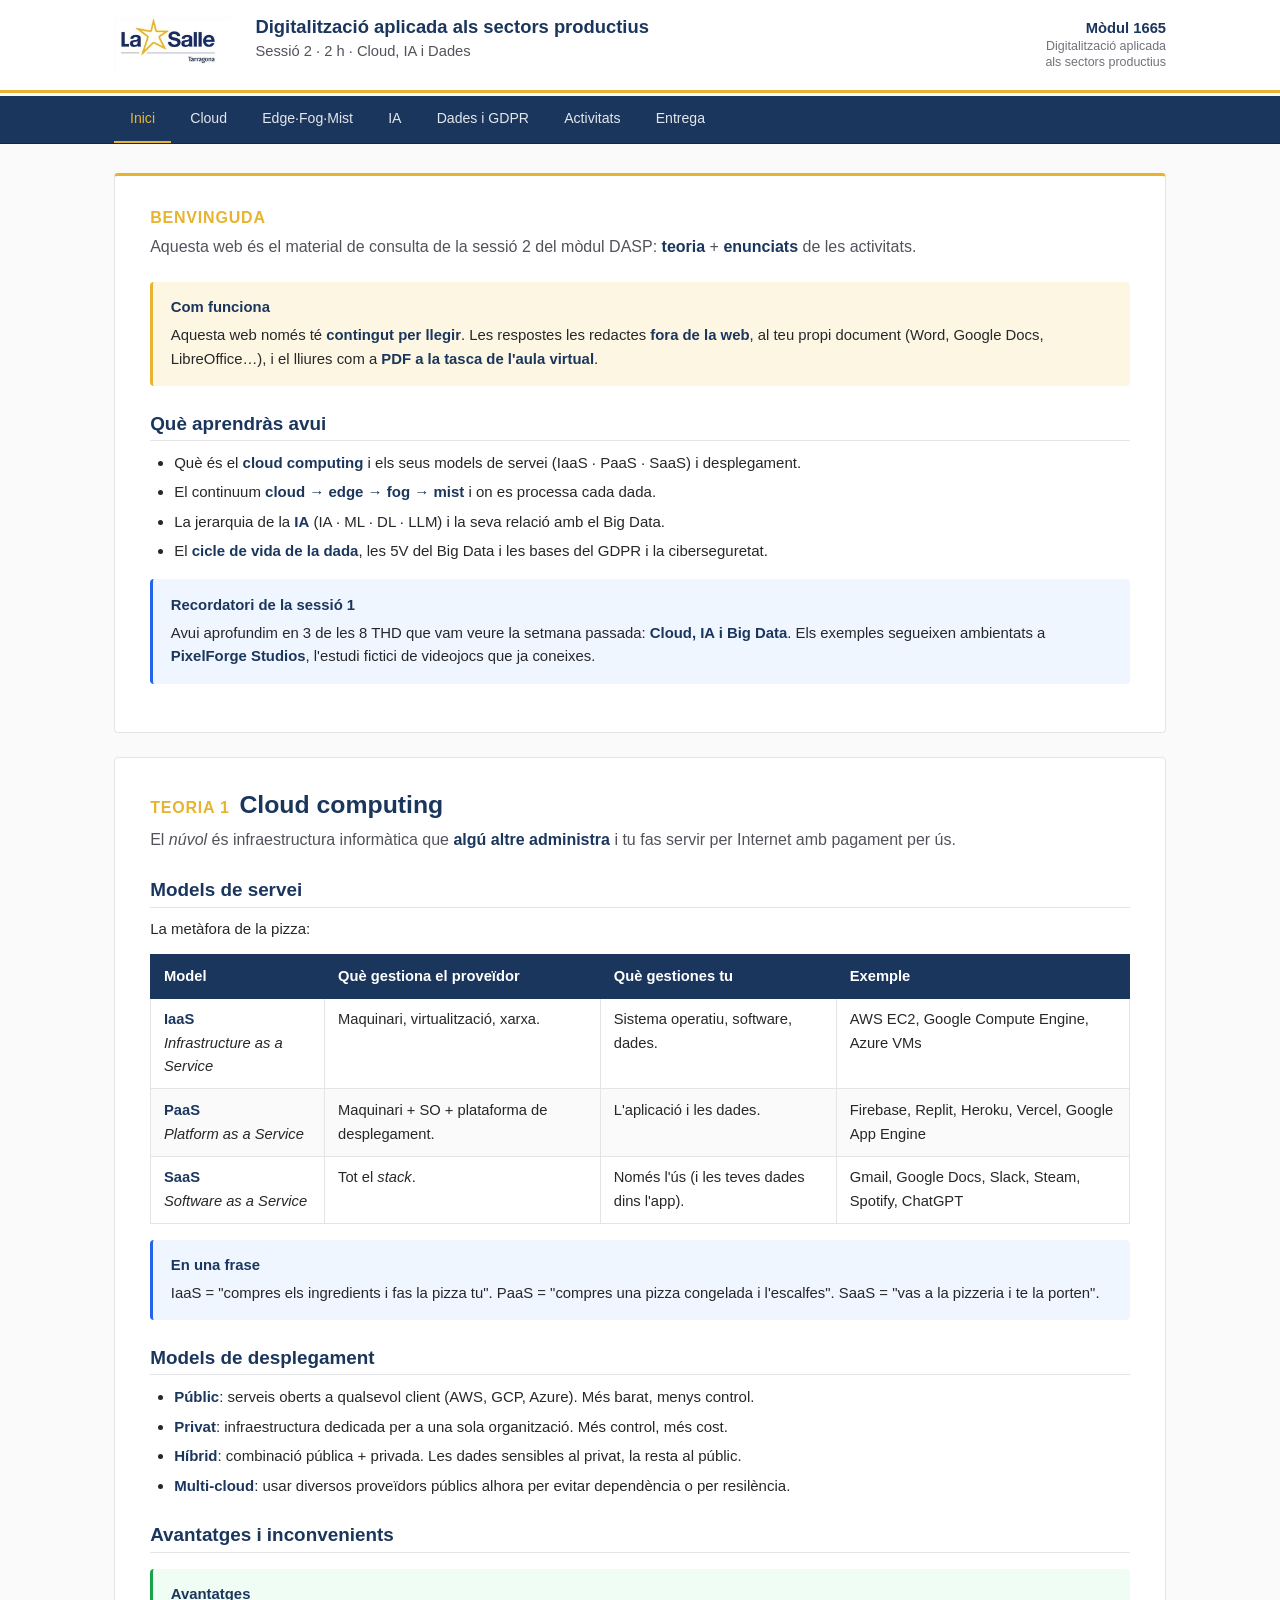
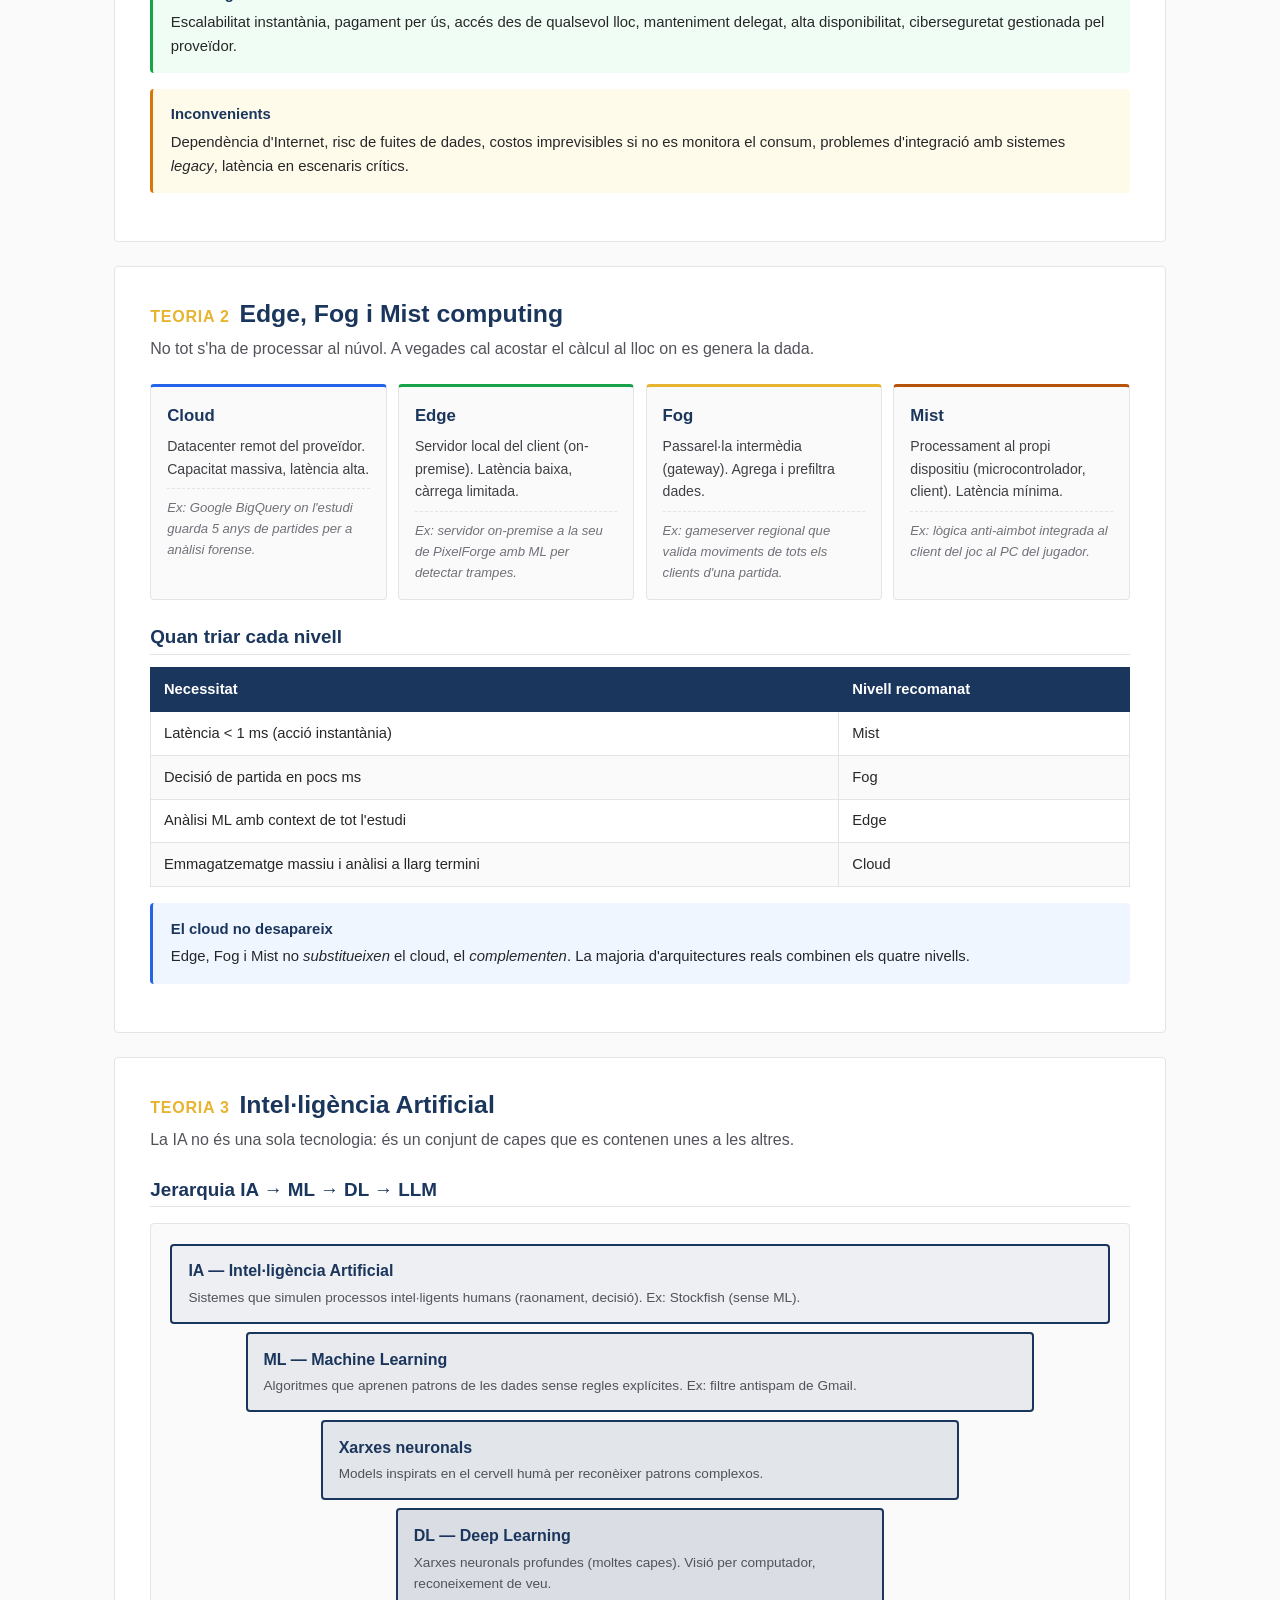
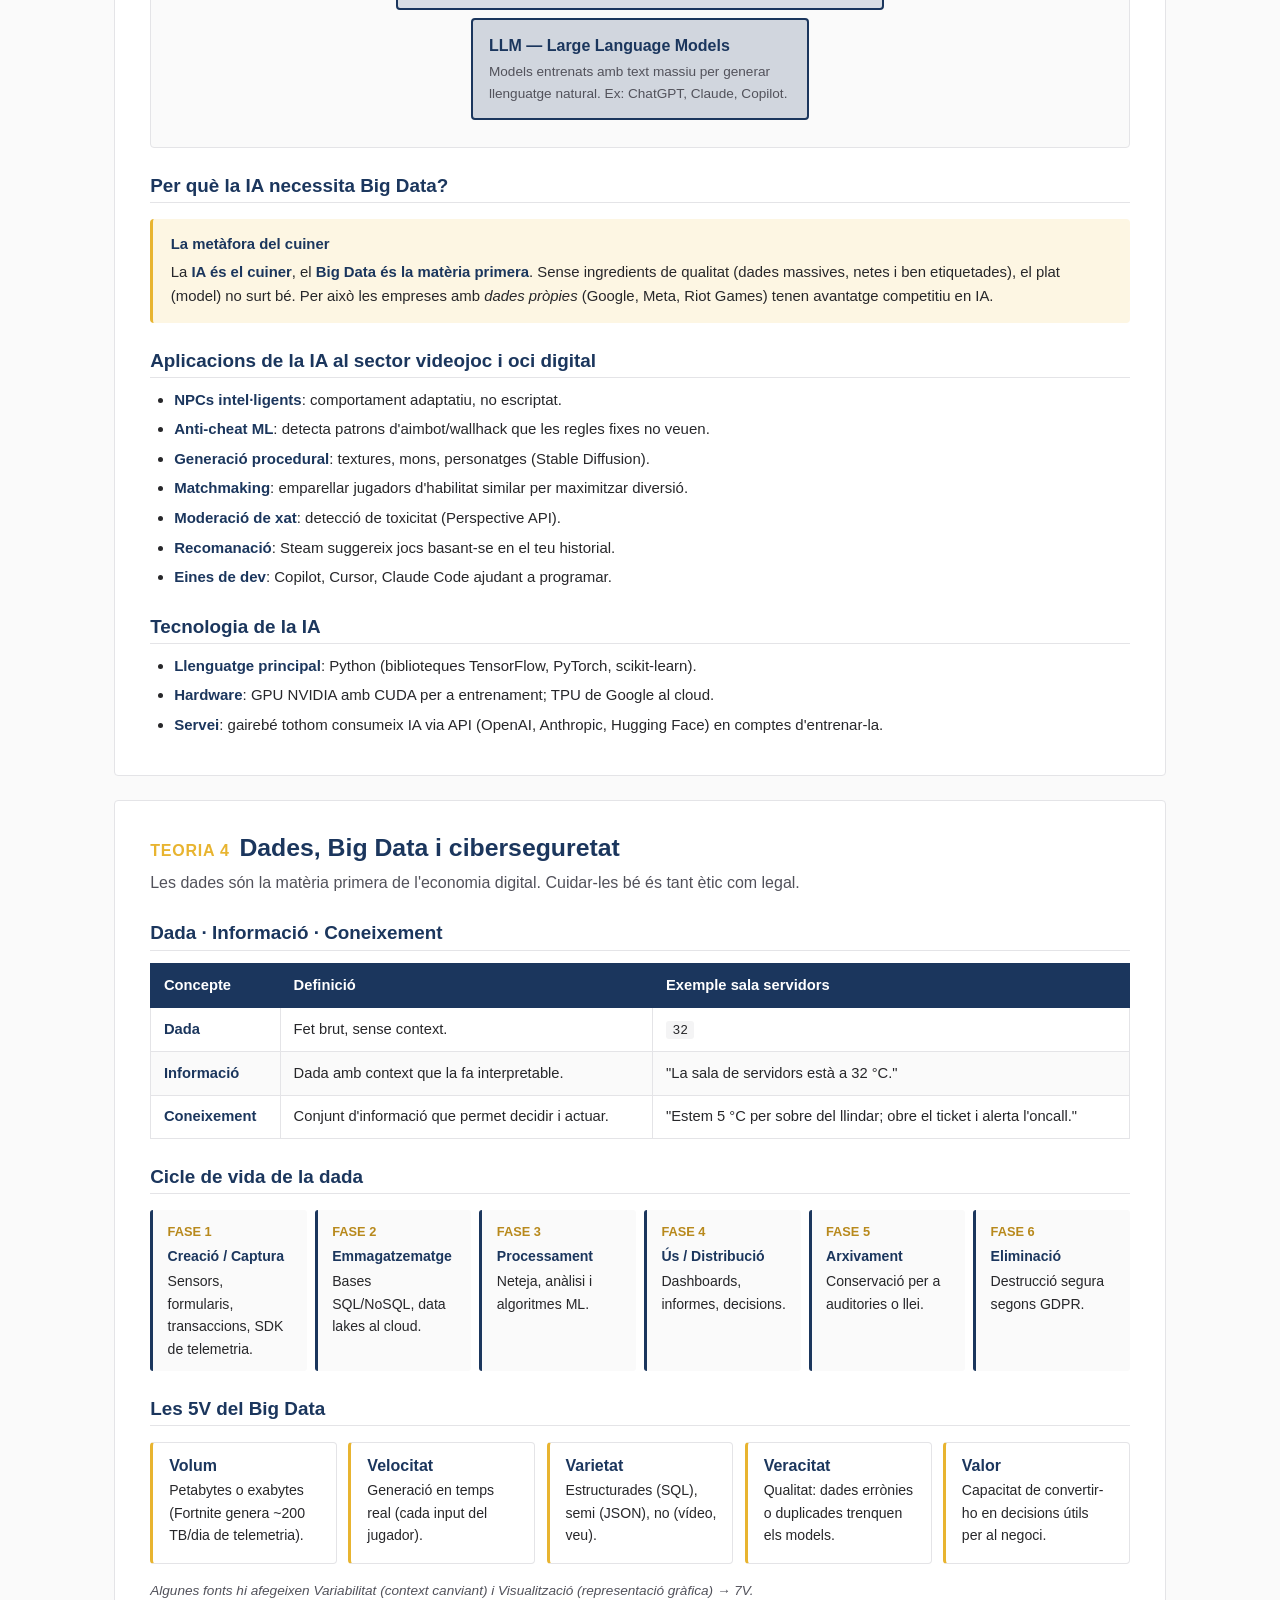
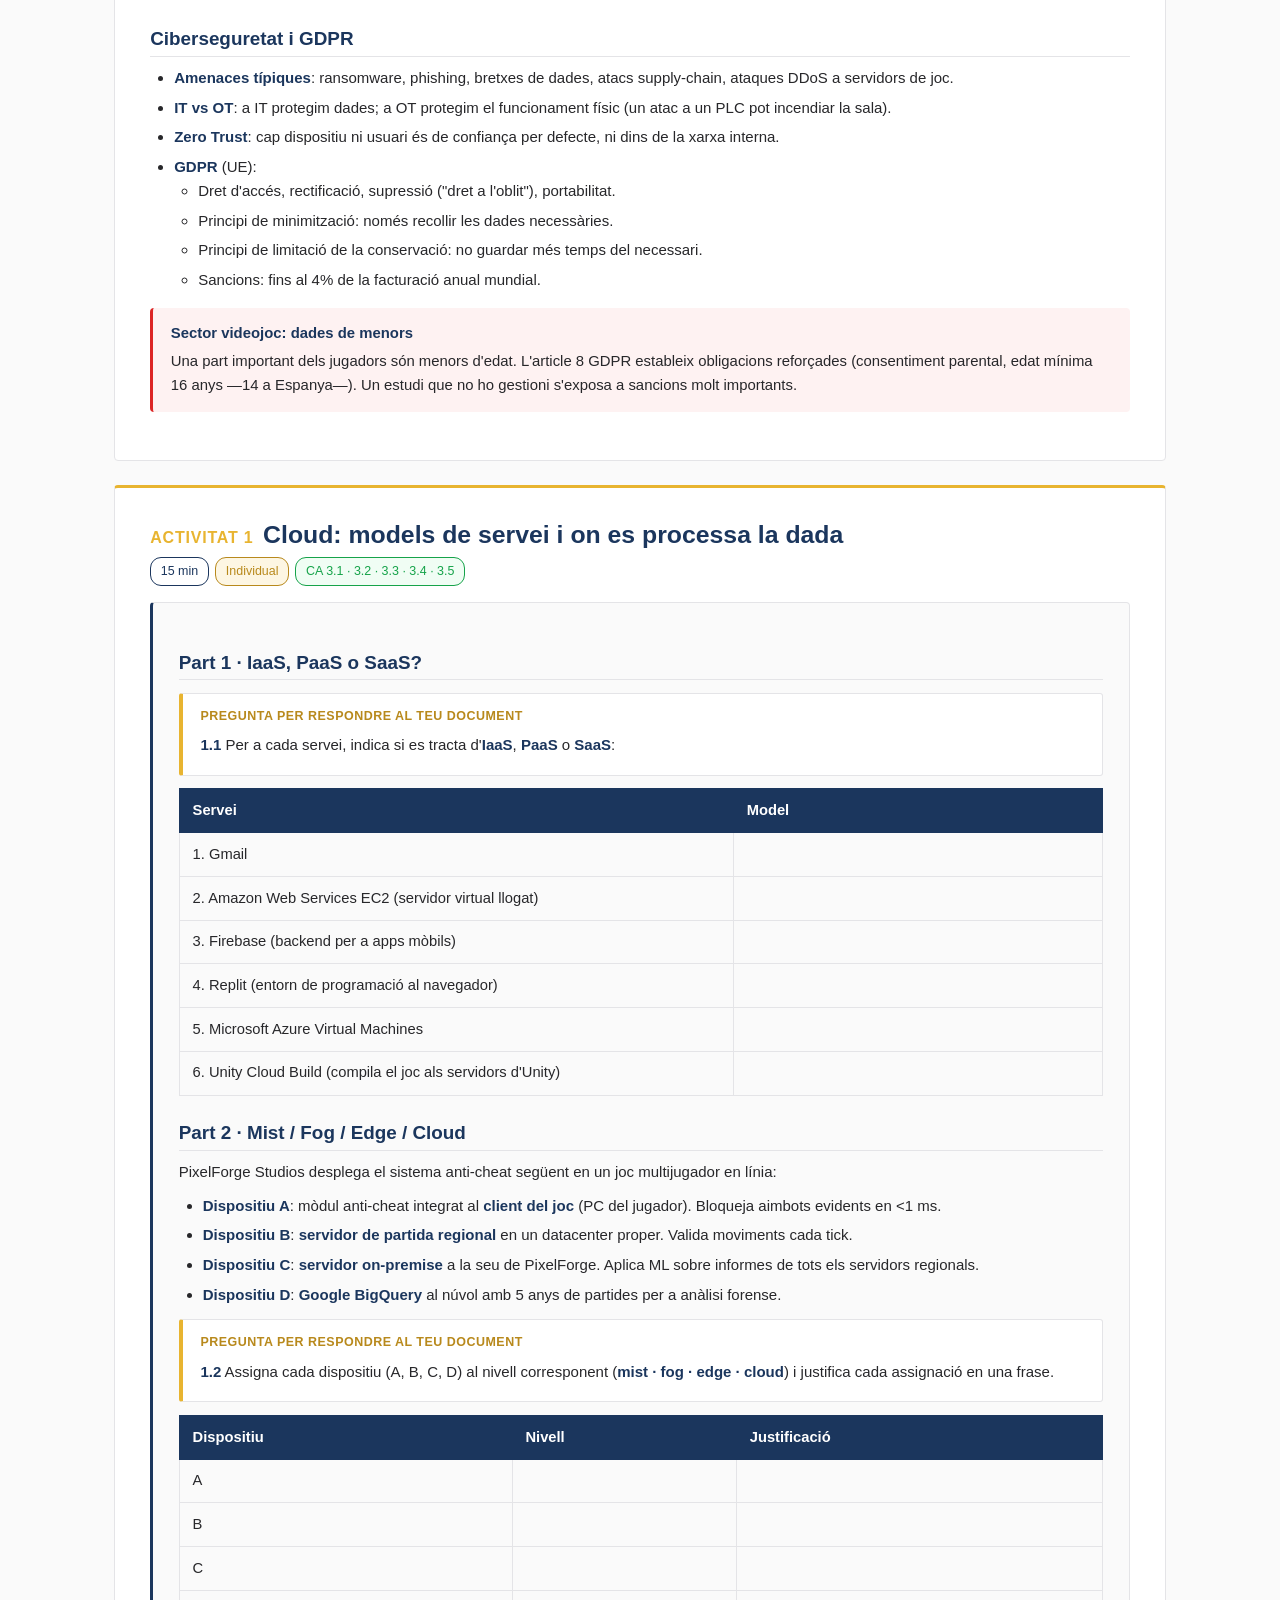
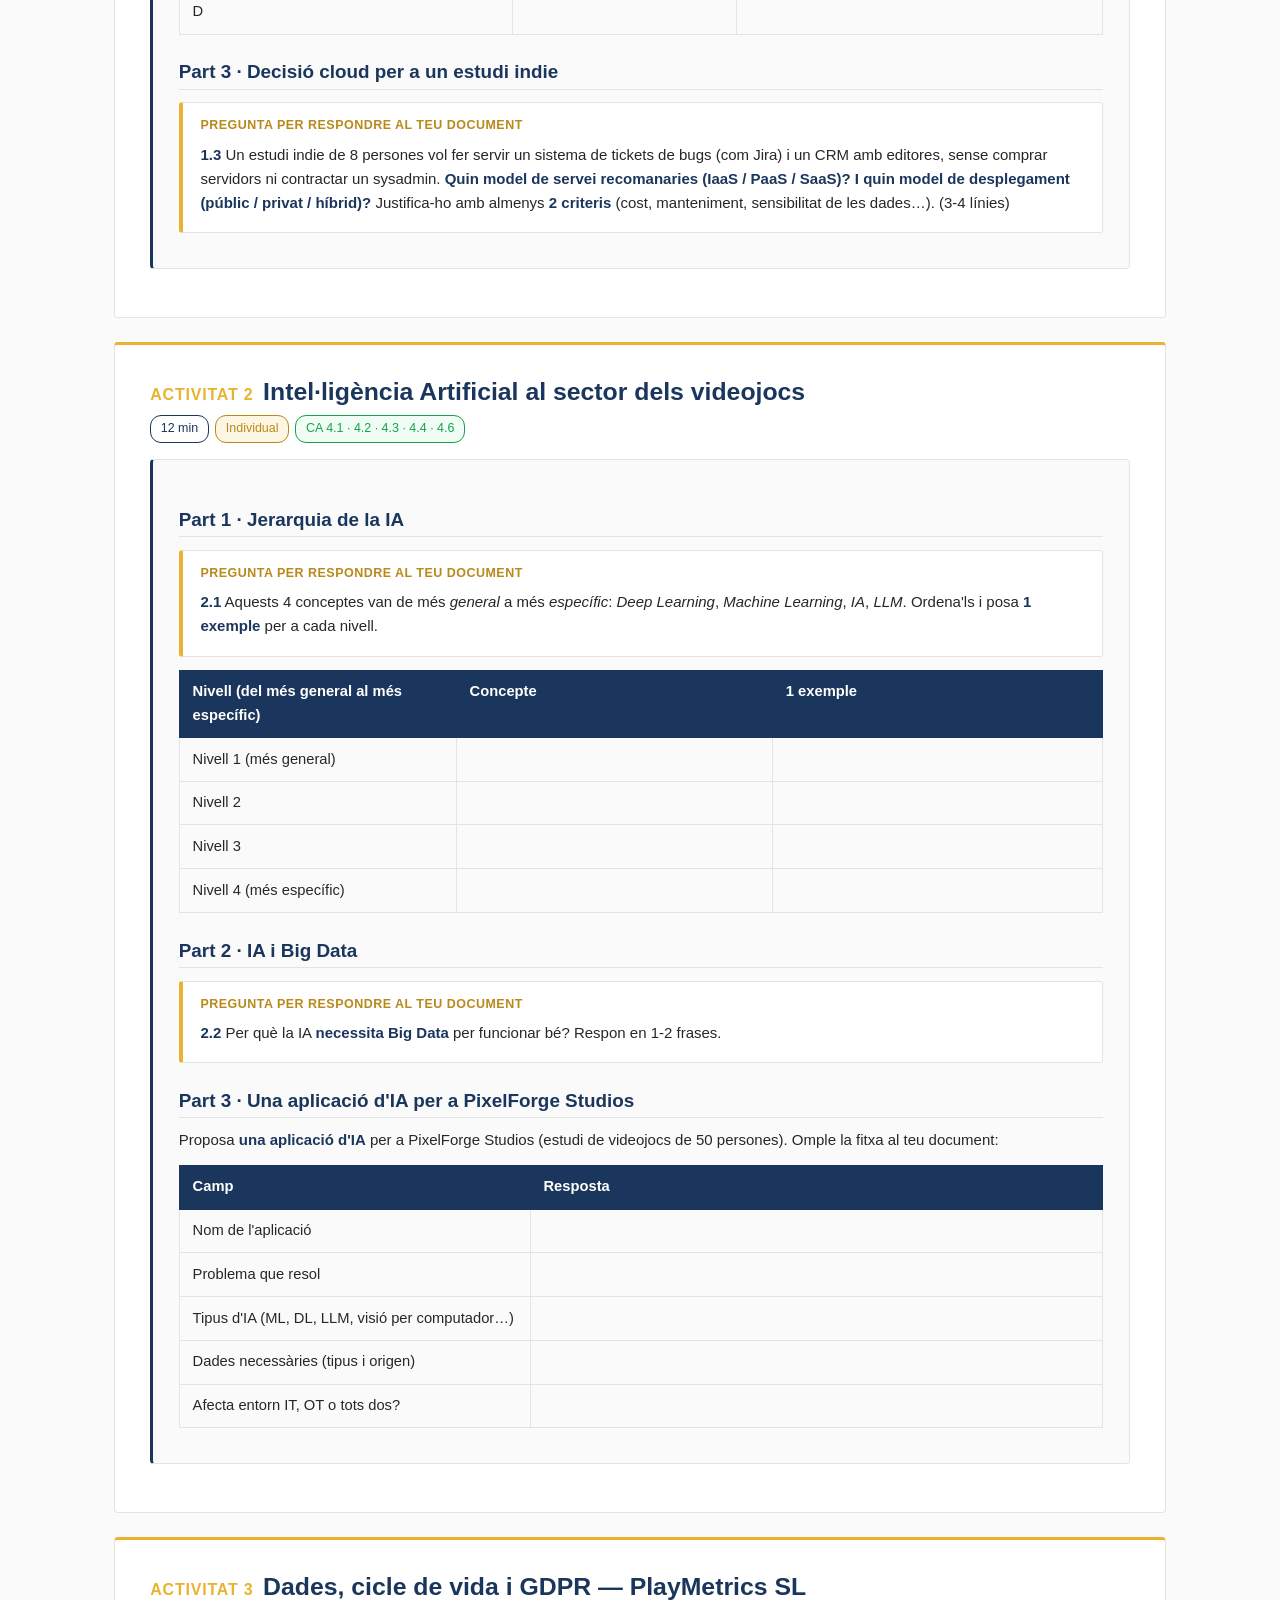
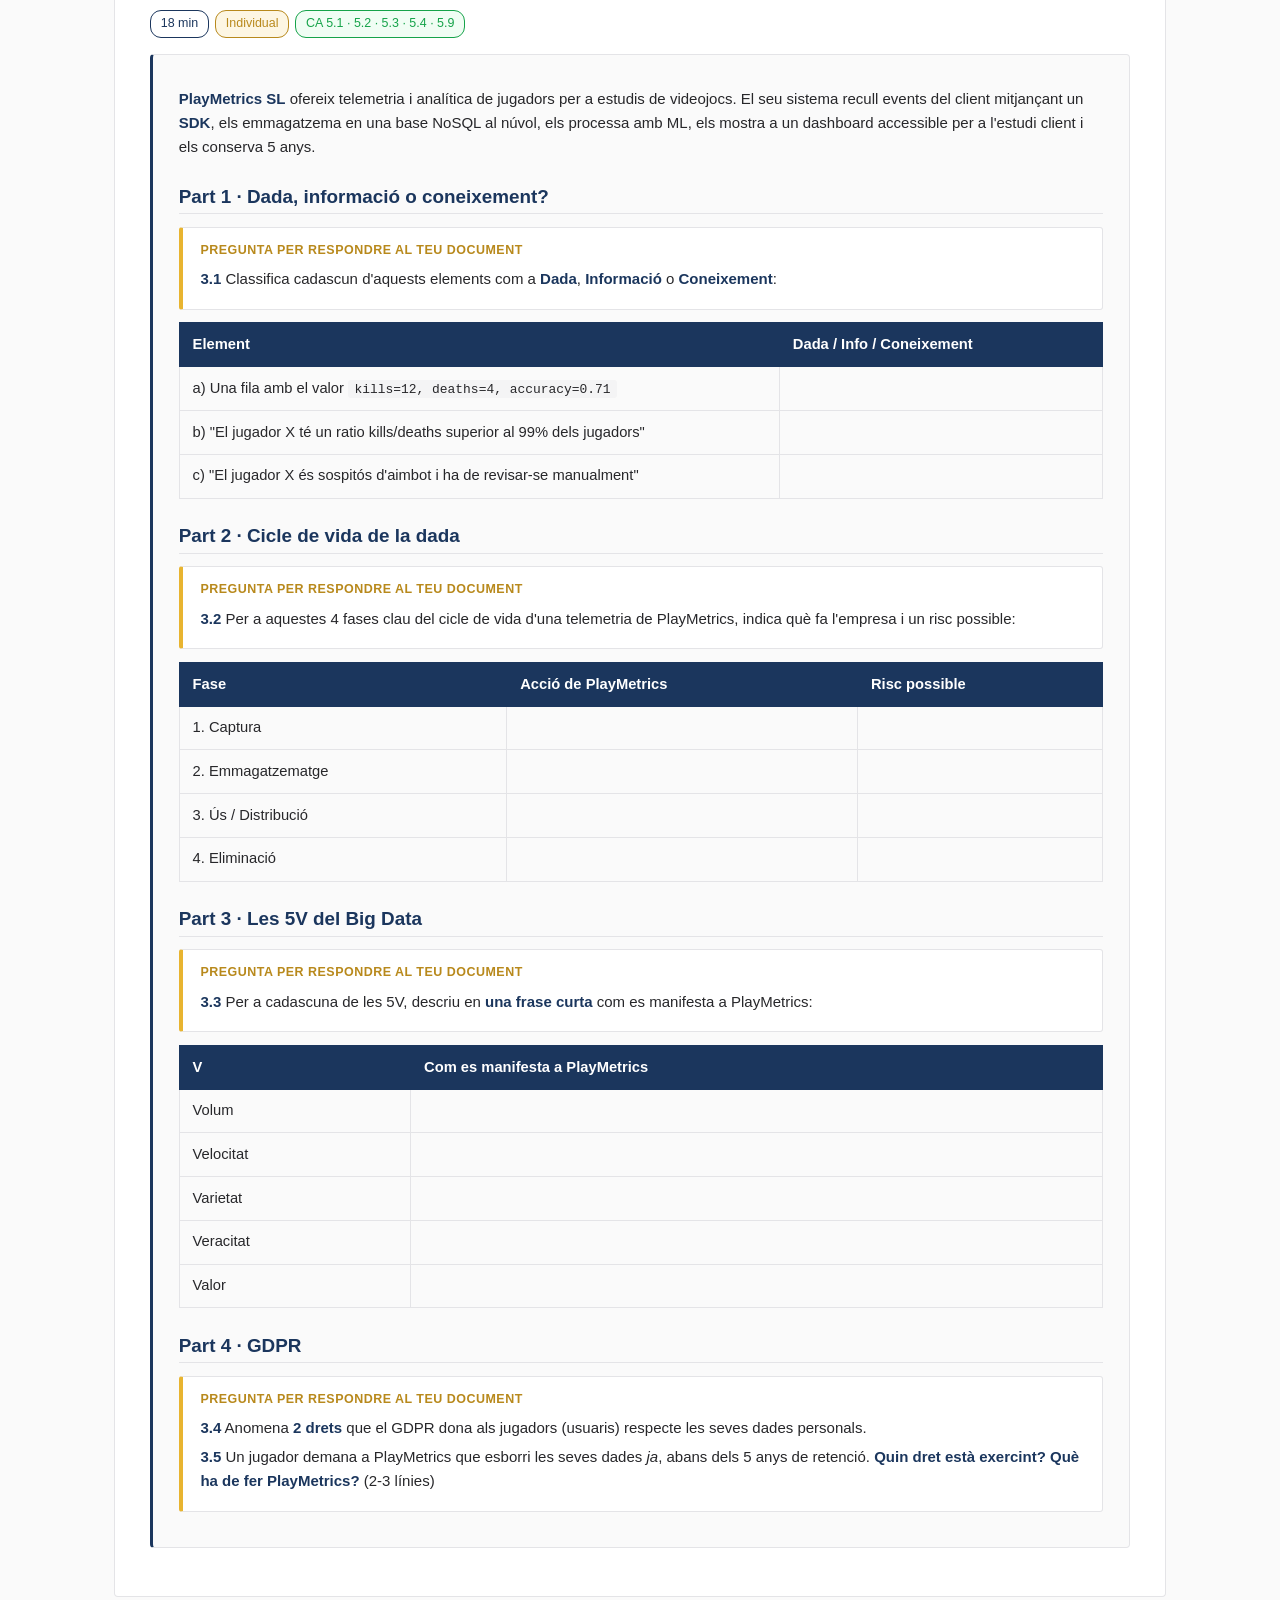
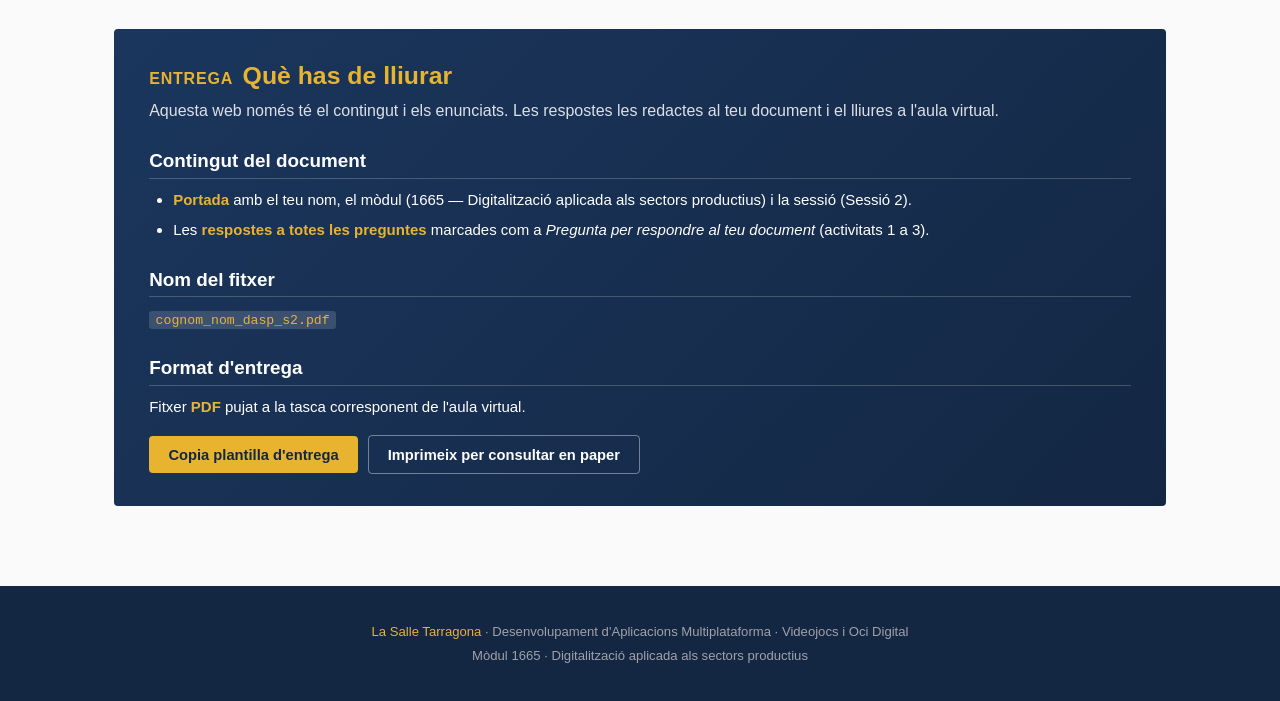
<file: sessio-2.html>
<!DOCTYPE html>
<html lang="ca">
<head>
<meta charset="UTF-8">
<meta name="viewport" content="width=device-width, initial-scale=1.0">
<title>DASP · Sessió 2 — Cloud, IA i Dades · La Salle Tarragona</title>
<link rel="stylesheet" href="index.css">
<style>
  body { background: var(--gray-50); }

  /* ===== Header ===== */
  .site-header {
    background: var(--white);
    border-bottom: 3px solid var(--gold);
    position: sticky; top: 0; z-index: 100;
  }
  .site-header-inner {
    max-width: 1100px; margin: 0 auto;
    padding: 1rem 1.5rem;
    display: flex; align-items: center; gap: 1.5rem;
  }
  .site-logo { height: 56px; width: auto; border-radius: var(--radius-sm); flex-shrink: 0; }
  .site-title-block { flex: 1; min-width: 0; }
  .site-title-block .module {
    color: var(--navy); font-size: 1.15rem; font-weight: 700; line-height: 1.2; margin: 0;
  }
  .site-title-block .session { color: var(--gray-600); font-size: 0.92rem; margin-top: 0.15rem; }
  .site-meta { text-align: right; font-size: 0.78rem; color: var(--gray-500); line-height: 1.3; }
  .site-meta strong { color: var(--navy); display: block; font-size: 0.92rem; }

  /* ===== Nav ===== */
  .topnav {
    background: var(--navy);
    border-bottom: 1px solid var(--navy-dark);
    position: sticky; top: 96px; z-index: 99;
  }
  .topnav-inner {
    max-width: 1100px; margin: 0 auto;
    padding: 0 1.5rem;
    display: flex; gap: 0.2rem; overflow-x: auto;
  }
  .topnav a {
    color: rgba(255,255,255,0.88); text-decoration: none;
    padding: 0.7rem 1rem; font-size: 0.88rem; font-weight: 500;
    border-bottom: 2px solid transparent; white-space: nowrap;
    transition: color 0.15s, border-color 0.15s;
  }
  .topnav a:hover { color: var(--white); }
  .topnav a.active { color: var(--gold); border-bottom-color: var(--gold); }

  /* ===== Layout ===== */
  main { max-width: 1100px; margin: 0 auto; padding: 2rem 1.5rem 5rem; }
  section.card {
    background: var(--white); border: var(--border); border-radius: var(--radius);
    padding: 2rem 2.2rem; margin-bottom: 1.5rem; scroll-margin-top: 140px;
  }
  section.card.accent-top { border-top: 3px solid var(--gold); }

  /* ===== Typography ===== */
  h1, h2, h3, h4 { color: var(--navy); font-weight: 700; line-height: 1.25; }
  h2 {
    font-size: 1.55rem; margin: 0 0 0.4rem 0;
    display: flex; align-items: baseline; gap: 0.6rem;
  }
  h2 .num {
    color: var(--gold); font-size: 1rem; font-weight: 600;
    letter-spacing: 0.05em; text-transform: uppercase;
  }
  h2 + .lead { color: var(--gray-600); font-size: 1rem; margin: 0 0 1.4rem 0; }
  h3 {
    font-size: 1.18rem; margin: 1.6rem 0 0.6rem 0;
    padding-bottom: 0.3rem; border-bottom: 1px solid var(--gray-200);
  }
  h4 { font-size: 1rem; margin: 1rem 0 0.4rem; }
  p { margin: 0.6rem 0; }
  ul, ol { padding-left: 1.5rem; }
  li { margin-bottom: 0.35rem; }
  strong { color: var(--navy); }
  code {
    background: var(--gray-100); padding: 0.1rem 0.4rem;
    border-radius: var(--radius-sm); font-size: 0.88em;
  }

  /* ===== Tables ===== */
  .tbl-wrap { overflow-x: auto; margin: 0.8rem 0; }
  table { width: 100%; border-collapse: collapse; font-size: 0.92rem; }
  th, td {
    border: 1px solid var(--gray-200); padding: 0.6rem 0.8rem;
    text-align: left; vertical-align: top;
  }
  th { background: var(--navy); color: var(--white); font-weight: 600; border-color: var(--navy); }
  tr:nth-child(even) td { background: var(--gray-50); }
  td.num { font-weight: 700; color: var(--navy); text-align: center; width: 40px; }
  td.code { font-weight: 700; color: var(--navy); background: var(--gold) !important; text-align: center; width: 60px; }

  /* ===== Continuum diagram (Cloud/Edge/Fog/Mist) ===== */
  .continuum {
    display: grid; grid-template-columns: repeat(4, 1fr);
    gap: 0.7rem; margin: 1.2rem 0;
  }
  .layer-card {
    background: var(--gray-50);
    border: 1px solid var(--gray-200);
    border-top: 3px solid var(--navy);
    border-radius: var(--radius); padding: 1rem;
  }
  .layer-card.l-cloud { border-top-color: #2563eb; }
  .layer-card.l-edge  { border-top-color: #16a34a; }
  .layer-card.l-fog   { border-top-color: var(--gold); }
  .layer-card.l-mist  { border-top-color: #b45309; }
  .layer-card .layer-name {
    font-weight: 700; color: var(--navy); font-size: 1.05rem;
    display: block; margin-bottom: 0.3rem;
  }
  .layer-card .layer-desc { font-size: 0.88rem; color: var(--gray-700); }
  .layer-card .layer-ex {
    color: var(--gray-500); font-size: 0.82rem; font-style: italic;
    margin-top: 0.5rem; padding-top: 0.5rem; border-top: 1px dashed var(--gray-200);
  }
  @media (max-width: 768px) { .continuum { grid-template-columns: repeat(2, 1fr); } }

  /* ===== Hierarchy boxes (IA > ML > DL > LLM) ===== */
  .hierarchy {
    background: var(--gray-50); border: 1px solid var(--gray-200);
    padding: 1.2rem; border-radius: var(--radius); margin: 1rem 0;
  }
  .hierarchy .ring {
    padding: 0.8rem 1rem; border-radius: var(--radius);
    margin: 0 auto 0.5rem; border: 2px solid var(--navy);
  }
  .hierarchy .ring strong { color: var(--navy); font-size: 1rem; }
  .hierarchy .ring .desc { display: block; font-size: 0.85rem; color: var(--gray-600); margin-top: 0.2rem; }
  .ring.r1 { width: 100%; background: rgba(27,54,93,0.05); }
  .ring.r2 { width: 84%; background: rgba(27,54,93,0.08); }
  .ring.r3 { width: 68%; background: rgba(27,54,93,0.11); }
  .ring.r4 { width: 52%; background: rgba(27,54,93,0.14); }
  .ring.r5 { width: 36%; background: rgba(27,54,93,0.18); }

  /* ===== 5V grid ===== */
  .v-grid {
    display: grid; grid-template-columns: repeat(auto-fit, minmax(180px, 1fr));
    gap: 0.7rem; margin: 1rem 0;
  }
  .v-card {
    background: var(--white); border: var(--border);
    border-left: 3px solid var(--gold);
    border-radius: var(--radius); padding: 0.8rem 1rem;
  }
  .v-card h4 { margin: 0 0 0.2rem; color: var(--navy); font-size: 1rem; }
  .v-card p { font-size: 0.88rem; margin: 0.2rem 0; }

  /* ===== Lifecycle steps ===== */
  .lifecycle {
    display: grid; grid-template-columns: repeat(auto-fit, minmax(150px, 1fr));
    gap: 0.5rem; margin: 1rem 0;
  }
  .life-step {
    background: var(--gray-50); border-left: 3px solid var(--navy);
    padding: 0.7rem 0.9rem; border-radius: var(--radius-sm);
    font-size: 0.88rem;
  }
  .life-step .step-num {
    color: var(--gold-dark); font-weight: 700; font-size: 0.8rem;
    display: block; margin-bottom: 0.15rem;
  }
  .life-step strong { display: block; color: var(--navy); margin-bottom: 0.2rem; }

  /* ===== Callouts ===== */
  .callout { border-radius: var(--radius); padding: 0.9rem 1.1rem; margin: 1rem 0; font-size: 0.93rem; }
  .callout strong:first-child { display: block; margin-bottom: 0.25rem; }
  .callout.info { background: #eff6ff; border-left: 3px solid var(--info); }
  .callout.success { background: #f0fdf4; border-left: 3px solid var(--success); }
  .callout.warn { background: #fffbeb; border-left: 3px solid var(--warning); }
  .callout.gold { background: #fdf6e3; border-left: 3px solid var(--gold); }
  .callout.danger { background: #fef2f2; border-left: 3px solid var(--danger); }

  /* ===== Quotes ===== */
  blockquote {
    background: var(--gray-50); border-left: 3px solid var(--navy);
    padding: 0.8rem 1.1rem; margin: 0.8rem 0;
    border-radius: 0 var(--radius) var(--radius) 0; font-size: 0.95rem;
  }
  blockquote.alt { border-left-color: var(--gold); }

  /* ===== Activity ===== */
  .activity {
    background: var(--gray-50); border: var(--border);
    border-left: 3px solid var(--navy);
    border-radius: var(--radius); padding: 1.4rem 1.6rem; margin: 1rem 0;
  }
  .ex-meta { display: flex; gap: 0.4rem; flex-wrap: wrap; margin-bottom: 1rem; }
  .pill {
    display: inline-flex; align-items: center; gap: 0.3rem;
    padding: 0.2rem 0.6rem; border-radius: 11px;
    font-size: 0.78rem; font-weight: 500;
    border: 1px solid var(--gray-300); background: var(--white); color: var(--gray-700);
  }
  .pill.time { border-color: var(--navy); color: var(--navy); }
  .pill.mode { border-color: var(--gold-dark); color: var(--gold-dark); background: #fdf6e3; }
  .pill.ca { border-color: var(--success); color: var(--success); background: #f0fdf4; }

  .question-block {
    background: var(--white);
    border: 1px solid var(--gray-200);
    border-left: 4px solid var(--gold);
    border-radius: var(--radius-sm);
    padding: 0.8rem 1.1rem;
    margin: 0.8rem 0;
  }
  .question-block::before {
    content: "Pregunta per respondre al teu document";
    display: block; font-weight: 700;
    color: var(--gold-dark); font-size: 0.78rem;
    text-transform: uppercase; letter-spacing: 0.04em;
    margin-bottom: 0.4rem;
  }
  .question-block p { margin: 0.3rem 0; font-weight: 500; }

  /* ===== Buttons ===== */
  .btn {
    display: inline-flex; align-items: center; gap: 0.4rem;
    background: var(--navy); color: var(--white); border: none;
    padding: 0.65rem 1.2rem; border-radius: var(--radius);
    cursor: pointer; font-size: 0.92rem; font-weight: 600;
    font-family: inherit; transition: background 0.15s;
  }
  .btn:hover { background: var(--navy-light); }
  .btn.gold { background: var(--gold); color: var(--navy-dark); }
  .btn.gold:hover { background: var(--gold-dark); color: var(--white); }
  .btn.ghost {
    background: transparent; color: var(--navy);
    border: 1px solid var(--gray-300);
  }
  .btn.ghost:hover { border-color: var(--navy); background: var(--gray-50); }
  .btn-row { display: flex; gap: 0.6rem; flex-wrap: wrap; align-items: center; margin-top: 1rem; }

  /* ===== Delivery box ===== */
  .delivery {
    background: linear-gradient(135deg, var(--navy), var(--navy-dark));
    color: var(--white); border-radius: var(--radius);
    padding: 2rem 2.2rem; margin-top: 2rem;
  }
  .delivery h2 { color: var(--gold); }
  .delivery h3 { color: var(--white); border-bottom-color: rgba(255,255,255,0.2); }
  .delivery strong { color: var(--gold); }
  .delivery ol li { margin-bottom: 0.6rem; }
  .delivery code { background: rgba(255,255,255,0.15); color: var(--gold); }
  .delivery .btn.ghost { color: var(--white); border-color: rgba(255,255,255,0.4); }
  .delivery .btn.ghost:hover { background: rgba(255,255,255,0.12); border-color: var(--gold); }

  /* ===== Footer ===== */
  footer {
    background: var(--navy-dark); color: var(--gray-400);
    padding: 2rem 1.5rem; text-align: center; font-size: 0.82rem;
  }
  footer p { margin: 0.2rem 0; }
  footer .gold { color: var(--gold); }

  /* ===== Modal ===== */
  .modal-overlay {
    position: fixed; inset: 0; background: rgba(24,24,27,0.75);
    display: none; align-items: center; justify-content: center;
    z-index: 300; padding: 1rem;
  }
  .modal-overlay.open { display: flex; }
  .modal {
    background: var(--white); border-radius: var(--radius);
    max-width: 720px; width: 100%; max-height: 86vh;
    display: flex; flex-direction: column;
    border-top: 4px solid var(--gold);
  }
  .modal-header {
    padding: 1.2rem 1.5rem; border-bottom: var(--border);
    display: flex; justify-content: space-between; align-items: center;
  }
  .modal-header h3 { margin: 0; border: none; padding: 0; }
  .modal-close {
    background: none; border: none; font-size: 1.5rem;
    color: var(--gray-500); cursor: pointer; line-height: 1;
  }
  .modal-body {
    padding: 1.2rem 1.5rem; overflow-y: auto;
    font-family: 'JetBrains Mono', 'Fira Code', monospace; font-size: 0.85rem;
    background: var(--gray-50); white-space: pre-wrap;
  }
  .modal-footer {
    padding: 1rem 1.5rem; border-top: var(--border);
    display: flex; justify-content: flex-end; gap: 0.6rem;
  }

  /* ===== Responsive ===== */
  @media (max-width: 768px) {
    .site-header-inner { flex-wrap: wrap; }
    .site-meta { display: none; }
    .topnav { top: 88px; }
    section.card { padding: 1.4rem; }
  }

  /* ===== Print ===== */
  @media print {
    .topnav, .docent-badge, .btn-row, .delivery .btn-row, footer, .modal-overlay { display: none !important; }
    /* Imprimir només les activitats: amaga la intro, les 4 seccions de teoria i el bloc d'entrega */
    #intro, #t1, #t2, #t3, #t4, .delivery { display: none !important; }
    body { background: white; }
    section.card { break-inside: avoid; border: none; padding: 0.5rem 0; }
    body.docent-mode .solution { display: block; }
  }
</style>
</head>
<body>

<header class="site-header">
  <div class="site-header-inner">
    <img src="lasalle_logo.JPG" alt="La Salle Tarragona" class="site-logo">
    <div class="site-title-block">
      <p class="module">Digitalització aplicada als sectors productius</p>
      <p class="session">Sessió 2 · 2 h · Cloud, IA i Dades</p>
    </div>
    <div class="site-meta">
      <strong>Mòdul 1665</strong>
      Digitalització aplicada<br>
      als sectors productius
    </div>
  </div>
</header>

<nav class="topnav">
  <div class="topnav-inner">
    <a href="#intro">Inici</a>
    <a href="#t1">Cloud</a>
    <a href="#t2">Edge·Fog·Mist</a>
    <a href="#t3">IA</a>
    <a href="#t4">Dades i GDPR</a>
    <a href="#ex1">Activitats</a>
    <a href="#entrega">Entrega</a>
  </div>
</nav>

<main>

<section class="card accent-top" id="intro">
  <h2><span class="num">Benvinguda</span></h2>
  <p class="lead">Aquesta web és el material de consulta de la sessió 2 del mòdul DASP: <strong>teoria</strong> + <strong>enunciats</strong> de les activitats.</p>

  <div class="callout gold">
    <strong>Com funciona</strong>
    Aquesta web només té <strong>contingut per llegir</strong>. Les respostes les redactes <strong>fora de la web</strong>, al teu propi document (Word, Google Docs, LibreOffice…), i el lliures com a <strong>PDF a la tasca de l'aula virtual</strong>.
  </div>

  <h3>Què aprendràs avui</h3>
  <ul>
    <li>Què és el <strong>cloud computing</strong> i els seus models de servei (IaaS · PaaS · SaaS) i desplegament.</li>
    <li>El continuum <strong>cloud → edge → fog → mist</strong> i on es processa cada dada.</li>
    <li>La jerarquia de la <strong>IA</strong> (IA · ML · DL · LLM) i la seva relació amb el Big Data.</li>
    <li>El <strong>cicle de vida de la dada</strong>, les 5V del Big Data i les bases del GDPR i la ciberseguretat.</li>
  </ul>

  <div class="callout info">
    <strong>Recordatori de la sessió 1</strong>
    Avui aprofundim en 3 de les 8 THD que vam veure la setmana passada: <strong>Cloud, IA i Big Data</strong>. Els exemples segueixen ambientats a <strong>PixelForge Studios</strong>, l'estudi fictici de videojocs que ja coneixes.
  </div>
</section>

<!-- ============================ TEORIA ============================ -->

<section class="card" id="t1">
  <h2><span class="num">Teoria 1</span> Cloud computing</h2>
  <p class="lead">El <em>núvol</em> és infraestructura informàtica que <strong>algú altre administra</strong> i tu fas servir per Internet amb pagament per ús.</p>

  <h3>Models de servei</h3>
  <p>La metàfora de la pizza:</p>
  <div class="tbl-wrap">
    <table>
      <thead>
        <tr><th>Model</th><th>Què gestiona el proveïdor</th><th>Què gestiones tu</th><th>Exemple</th></tr>
      </thead>
      <tbody>
        <tr>
          <td><strong>IaaS</strong><br><em>Infrastructure as a Service</em></td>
          <td>Maquinari, virtualització, xarxa.</td>
          <td>Sistema operatiu, software, dades.</td>
          <td>AWS EC2, Google Compute Engine, Azure VMs</td>
        </tr>
        <tr>
          <td><strong>PaaS</strong><br><em>Platform as a Service</em></td>
          <td>Maquinari + SO + plataforma de desplegament.</td>
          <td>L'aplicació i les dades.</td>
          <td>Firebase, Replit, Heroku, Vercel, Google App Engine</td>
        </tr>
        <tr>
          <td><strong>SaaS</strong><br><em>Software as a Service</em></td>
          <td>Tot el <em>stack</em>.</td>
          <td>Només l'ús (i les teves dades dins l'app).</td>
          <td>Gmail, Google Docs, Slack, Steam, Spotify, ChatGPT</td>
        </tr>
      </tbody>
    </table>
  </div>

  <div class="callout info">
    <strong>En una frase</strong>
    IaaS = "compres els ingredients i fas la pizza tu". PaaS = "compres una pizza congelada i l'escalfes". SaaS = "vas a la pizzeria i te la porten".
  </div>

  <h3>Models de desplegament</h3>
  <ul>
    <li><strong>Públic</strong>: serveis oberts a qualsevol client (AWS, GCP, Azure). Més barat, menys control.</li>
    <li><strong>Privat</strong>: infraestructura dedicada per a una sola organització. Més control, més cost.</li>
    <li><strong>Híbrid</strong>: combinació pública + privada. Les dades sensibles al privat, la resta al públic.</li>
    <li><strong>Multi-cloud</strong>: usar diversos proveïdors públics alhora per evitar dependència o per resilència.</li>
  </ul>

  <h3>Avantatges i inconvenients</h3>
  <div class="callout success">
    <strong>Avantatges</strong>
    Escalabilitat instantània, pagament per ús, accés des de qualsevol lloc, manteniment delegat, alta disponibilitat, ciberseguretat gestionada pel proveïdor.
  </div>
  <div class="callout warn">
    <strong>Inconvenients</strong>
    Dependència d'Internet, risc de fuites de dades, costos imprevisibles si no es monitora el consum, problemes d'integració amb sistemes <em>legacy</em>, latència en escenaris crítics.
  </div>
</section>

<section class="card" id="t2">
  <h2><span class="num">Teoria 2</span> Edge, Fog i Mist computing</h2>
  <p class="lead">No tot s'ha de processar al núvol. A vegades cal acostar el càlcul al lloc on es genera la dada.</p>

  <div class="continuum">
    <div class="layer-card l-cloud">
      <span class="layer-name">Cloud</span>
      <div class="layer-desc">Datacenter remot del proveïdor. Capacitat massiva, latència alta.</div>
      <div class="layer-ex">Ex: Google BigQuery on l'estudi guarda 5 anys de partides per a anàlisi forense.</div>
    </div>
    <div class="layer-card l-edge">
      <span class="layer-name">Edge</span>
      <div class="layer-desc">Servidor local del client (on-premise). Latència baixa, càrrega limitada.</div>
      <div class="layer-ex">Ex: servidor on-premise a la seu de PixelForge amb ML per detectar trampes.</div>
    </div>
    <div class="layer-card l-fog">
      <span class="layer-name">Fog</span>
      <div class="layer-desc">Passarel·la intermèdia (gateway). Agrega i prefiltra dades.</div>
      <div class="layer-ex">Ex: gameserver regional que valida moviments de tots els clients d'una partida.</div>
    </div>
    <div class="layer-card l-mist">
      <span class="layer-name">Mist</span>
      <div class="layer-desc">Processament al propi dispositiu (microcontrolador, client). Latència mínima.</div>
      <div class="layer-ex">Ex: lògica anti-aimbot integrada al client del joc al PC del jugador.</div>
    </div>
  </div>

  <h3>Quan triar cada nivell</h3>
  <div class="tbl-wrap">
    <table>
      <thead><tr><th>Necessitat</th><th>Nivell recomanat</th></tr></thead>
      <tbody>
        <tr><td>Latència &lt; 1 ms (acció instantània)</td><td>Mist</td></tr>
        <tr><td>Decisió de partida en pocs ms</td><td>Fog</td></tr>
        <tr><td>Anàlisi ML amb context de tot l'estudi</td><td>Edge</td></tr>
        <tr><td>Emmagatzematge massiu i anàlisi a llarg termini</td><td>Cloud</td></tr>
      </tbody>
    </table>
  </div>

  <div class="callout info">
    <strong>El cloud no desapareix</strong>
    Edge, Fog i Mist no <em>substitueixen</em> el cloud, el <em>complementen</em>. La majoria d'arquitectures reals combinen els quatre nivells.
  </div>
</section>

<section class="card" id="t3">
  <h2><span class="num">Teoria 3</span> Intel·ligència Artificial</h2>
  <p class="lead">La IA no és una sola tecnologia: és un conjunt de capes que es contenen unes a les altres.</p>

  <h3>Jerarquia IA → ML → DL → LLM</h3>
  <div class="hierarchy">
    <div class="ring r1">
      <strong>IA — Intel·ligència Artificial</strong>
      <span class="desc">Sistemes que simulen processos intel·ligents humans (raonament, decisió). Ex: Stockfish (sense ML).</span>
    </div>
    <div class="ring r2">
      <strong>ML — Machine Learning</strong>
      <span class="desc">Algoritmes que aprenen patrons de les dades sense regles explícites. Ex: filtre antispam de Gmail.</span>
    </div>
    <div class="ring r3">
      <strong>Xarxes neuronals</strong>
      <span class="desc">Models inspirats en el cervell humà per reconèixer patrons complexos.</span>
    </div>
    <div class="ring r4">
      <strong>DL — Deep Learning</strong>
      <span class="desc">Xarxes neuronals profundes (moltes capes). Visió per computador, reconeixement de veu.</span>
    </div>
    <div class="ring r5">
      <strong>LLM — Large Language Models</strong>
      <span class="desc">Models entrenats amb text massiu per generar llenguatge natural. Ex: ChatGPT, Claude, Copilot.</span>
    </div>
  </div>

  <h3>Per què la IA necessita Big Data?</h3>
  <div class="callout gold">
    <strong>La metàfora del cuiner</strong>
    La <strong>IA és el cuiner</strong>, el <strong>Big Data és la matèria primera</strong>. Sense ingredients de qualitat (dades massives, netes i ben etiquetades), el plat (model) no surt bé. Per això les empreses amb <em>dades pròpies</em> (Google, Meta, Riot Games) tenen avantatge competitiu en IA.
  </div>

  <h3>Aplicacions de la IA al sector videojoc i oci digital</h3>
  <ul>
    <li><strong>NPCs intel·ligents</strong>: comportament adaptatiu, no escriptat.</li>
    <li><strong>Anti-cheat ML</strong>: detecta patrons d'aimbot/wallhack que les regles fixes no veuen.</li>
    <li><strong>Generació procedural</strong>: textures, mons, personatges (Stable Diffusion).</li>
    <li><strong>Matchmaking</strong>: emparellar jugadors d'habilitat similar per maximitzar diversió.</li>
    <li><strong>Moderació de xat</strong>: detecció de toxicitat (Perspective API).</li>
    <li><strong>Recomanació</strong>: Steam suggereix jocs basant-se en el teu historial.</li>
    <li><strong>Eines de dev</strong>: Copilot, Cursor, Claude Code ajudant a programar.</li>
  </ul>

  <h3>Tecnologia de la IA</h3>
  <ul>
    <li><strong>Llenguatge principal</strong>: Python (biblioteques TensorFlow, PyTorch, scikit-learn).</li>
    <li><strong>Hardware</strong>: GPU NVIDIA amb CUDA per a entrenament; TPU de Google al cloud.</li>
    <li><strong>Servei</strong>: gairebé tothom consumeix IA via API (OpenAI, Anthropic, Hugging Face) en comptes d'entrenar-la.</li>
  </ul>
</section>

<section class="card" id="t4">
  <h2><span class="num">Teoria 4</span> Dades, Big Data i ciberseguretat</h2>
  <p class="lead">Les dades són la matèria primera de l'economia digital. Cuidar-les bé és tant ètic com legal.</p>

  <h3>Dada · Informació · Coneixement</h3>
  <div class="tbl-wrap">
    <table>
      <thead><tr><th>Concepte</th><th>Definició</th><th>Exemple sala servidors</th></tr></thead>
      <tbody>
        <tr><td><strong>Dada</strong></td><td>Fet brut, sense context.</td><td><code>32</code></td></tr>
        <tr><td><strong>Informació</strong></td><td>Dada amb context que la fa interpretable.</td><td>"La sala de servidors està a 32 °C."</td></tr>
        <tr><td><strong>Coneixement</strong></td><td>Conjunt d'informació que permet decidir i actuar.</td><td>"Estem 5 °C per sobre del llindar; obre el ticket i alerta l'oncall."</td></tr>
      </tbody>
    </table>
  </div>

  <h3>Cicle de vida de la dada</h3>
  <div class="lifecycle">
    <div class="life-step"><span class="step-num">FASE 1</span><strong>Creació / Captura</strong>Sensors, formularis, transaccions, SDK de telemetria.</div>
    <div class="life-step"><span class="step-num">FASE 2</span><strong>Emmagatzematge</strong>Bases SQL/NoSQL, data lakes al cloud.</div>
    <div class="life-step"><span class="step-num">FASE 3</span><strong>Processament</strong>Neteja, anàlisi i algoritmes ML.</div>
    <div class="life-step"><span class="step-num">FASE 4</span><strong>Ús / Distribució</strong>Dashboards, informes, decisions.</div>
    <div class="life-step"><span class="step-num">FASE 5</span><strong>Arxivament</strong>Conservació per a auditories o llei.</div>
    <div class="life-step"><span class="step-num">FASE 6</span><strong>Eliminació</strong>Destrucció segura segons GDPR.</div>
  </div>

  <h3>Les 5V del Big Data</h3>
  <div class="v-grid">
    <div class="v-card"><h4>Volum</h4><p>Petabytes o exabytes (Fortnite genera ~200 TB/dia de telemetria).</p></div>
    <div class="v-card"><h4>Velocitat</h4><p>Generació en temps real (cada input del jugador).</p></div>
    <div class="v-card"><h4>Varietat</h4><p>Estructurades (SQL), semi (JSON), no (vídeo, veu).</p></div>
    <div class="v-card"><h4>Veracitat</h4><p>Qualitat: dades errònies o duplicades trenquen els models.</p></div>
    <div class="v-card"><h4>Valor</h4><p>Capacitat de convertir-ho en decisions útils per al negoci.</p></div>
  </div>
  <p style="font-size:0.85rem;color:var(--gray-600);"><em>Algunes fonts hi afegeixen Variabilitat (context canviant) i Visualització (representació gràfica) → 7V.</em></p>

  <h3>Ciberseguretat i GDPR</h3>
  <ul>
    <li><strong>Amenaces típiques</strong>: ransomware, phishing, bretxes de dades, atacs supply-chain, ataques DDoS a servidors de joc.</li>
    <li><strong>IT vs OT</strong>: a IT protegim dades; a OT protegim el funcionament físic (un atac a un PLC pot incendiar la sala).</li>
    <li><strong>Zero Trust</strong>: cap dispositiu ni usuari és de confiança per defecte, ni dins de la xarxa interna.</li>
    <li><strong>GDPR</strong> (UE):
      <ul>
        <li>Dret d'accés, rectificació, supressió ("dret a l'oblit"), portabilitat.</li>
        <li>Principi de minimització: només recollir les dades necessàries.</li>
        <li>Principi de limitació de la conservació: no guardar més temps del necessari.</li>
        <li>Sancions: fins al 4% de la facturació anual mundial.</li>
      </ul>
    </li>
  </ul>

  <div class="callout danger">
    <strong>Sector videojoc: dades de menors</strong>
    Una part important dels jugadors són menors d'edat. L'article 8 GDPR estableix obligacions reforçades (consentiment parental, edat mínima 16 anys —14 a Espanya—). Un estudi que no ho gestioni s'exposa a sancions molt importants.
  </div>
</section>

<!-- ============================ ACTIVITATS ============================ -->

<section class="card accent-top" id="ex1">
  <h2><span class="num">Activitat 1</span> Cloud: models de servei i on es processa la dada</h2>
  <div class="ex-meta">
    <span class="pill time">15 min</span>
    <span class="pill mode">Individual</span>
    <span class="pill ca">CA 3.1 · 3.2 · 3.3 · 3.4 · 3.5</span>
  </div>

  <div class="activity">

    <h3>Part 1 · IaaS, PaaS o SaaS?</h3>
    <div class="question-block">
      <p><strong>1.1</strong> Per a cada servei, indica si es tracta d'<strong>IaaS</strong>, <strong>PaaS</strong> o <strong>SaaS</strong>:</p>
    </div>
    <div class="tbl-wrap">
      <table>
        <thead><tr><th style="width:60%;">Servei</th><th>Model</th></tr></thead>
        <tbody>
          <tr><td>1. Gmail</td><td></td></tr>
          <tr><td>2. Amazon Web Services EC2 (servidor virtual llogat)</td><td></td></tr>
          <tr><td>3. Firebase (backend per a apps mòbils)</td><td></td></tr>
          <tr><td>4. Replit (entorn de programació al navegador)</td><td></td></tr>
          <tr><td>5. Microsoft Azure Virtual Machines</td><td></td></tr>
          <tr><td>6. Unity Cloud Build (compila el joc als servidors d'Unity)</td><td></td></tr>
        </tbody>
      </table>
    </div>

    <h3>Part 2 · Mist / Fog / Edge / Cloud</h3>
    <p>PixelForge Studios desplega el sistema anti-cheat següent en un joc multijugador en línia:</p>
    <ul>
      <li><strong>Dispositiu A</strong>: mòdul anti-cheat integrat al <strong>client del joc</strong> (PC del jugador). Bloqueja aimbots evidents en &lt;1 ms.</li>
      <li><strong>Dispositiu B</strong>: <strong>servidor de partida regional</strong> en un datacenter proper. Valida moviments cada tick.</li>
      <li><strong>Dispositiu C</strong>: <strong>servidor on-premise</strong> a la seu de PixelForge. Aplica ML sobre informes de tots els servidors regionals.</li>
      <li><strong>Dispositiu D</strong>: <strong>Google BigQuery</strong> al núvol amb 5 anys de partides per a anàlisi forense.</li>
    </ul>
    <div class="question-block">
      <p><strong>1.2</strong> Assigna cada dispositiu (A, B, C, D) al nivell corresponent (<strong>mist · fog · edge · cloud</strong>) i justifica cada assignació en una frase.</p>
    </div>
    <div class="tbl-wrap">
      <table>
        <thead><tr><th>Dispositiu</th><th>Nivell</th><th>Justificació</th></tr></thead>
        <tbody>
          <tr><td>A</td><td></td><td></td></tr>
          <tr><td>B</td><td></td><td></td></tr>
          <tr><td>C</td><td></td><td></td></tr>
          <tr><td>D</td><td></td><td></td></tr>
        </tbody>
      </table>
    </div>

    <h3>Part 3 · Decisió cloud per a un estudi indie</h3>
    <div class="question-block">
      <p><strong>1.3</strong> Un estudi indie de 8 persones vol fer servir un sistema de tickets de bugs (com Jira) i un CRM amb editores, sense comprar servidors ni contractar un sysadmin. <strong>Quin model de servei recomanaries (IaaS / PaaS / SaaS)? I quin model de desplegament (públic / privat / híbrid)?</strong> Justifica-ho amb almenys <strong>2 criteris</strong> (cost, manteniment, sensibilitat de les dades…). (3-4 línies)</p>
    </div>

    </div>
</section>

<section class="card accent-top" id="ex2">
  <h2><span class="num">Activitat 2</span> Intel·ligència Artificial al sector dels videojocs</h2>
  <div class="ex-meta">
    <span class="pill time">12 min</span>
    <span class="pill mode">Individual</span>
    <span class="pill ca">CA 4.1 · 4.2 · 4.3 · 4.4 · 4.6</span>
  </div>

  <div class="activity">

    <h3>Part 1 · Jerarquia de la IA</h3>
    <div class="question-block">
      <p><strong>2.1</strong> Aquests 4 conceptes van de més <em>general</em> a més <em>específic</em>: <em>Deep Learning</em>, <em>Machine Learning</em>, <em>IA</em>, <em>LLM</em>. Ordena'ls i posa <strong>1 exemple</strong> per a cada nivell.</p>
    </div>
    <div class="tbl-wrap">
      <table>
        <thead><tr><th style="width:30%;">Nivell (del més general al més específic)</th><th>Concepte</th><th>1 exemple</th></tr></thead>
        <tbody>
          <tr><td>Nivell 1 (més general)</td><td></td><td></td></tr>
          <tr><td>Nivell 2</td><td></td><td></td></tr>
          <tr><td>Nivell 3</td><td></td><td></td></tr>
          <tr><td>Nivell 4 (més específic)</td><td></td><td></td></tr>
        </tbody>
      </table>
    </div>

    <h3>Part 2 · IA i Big Data</h3>
    <div class="question-block">
      <p><strong>2.2</strong> Per què la IA <strong>necessita Big Data</strong> per funcionar bé? Respon en 1-2 frases.</p>
    </div>

    <h3>Part 3 · Una aplicació d'IA per a PixelForge Studios</h3>
    <p>Proposa <strong>una aplicació d'IA</strong> per a PixelForge Studios (estudi de videojocs de 50 persones). Omple la fitxa al teu document:</p>
    <div class="tbl-wrap">
      <table>
        <thead><tr><th style="width:38%;">Camp</th><th>Resposta</th></tr></thead>
        <tbody>
          <tr><td>Nom de l'aplicació</td><td></td></tr>
          <tr><td>Problema que resol</td><td></td></tr>
          <tr><td>Tipus d'IA (ML, DL, LLM, visió per computador…)</td><td></td></tr>
          <tr><td>Dades necessàries (tipus i origen)</td><td></td></tr>
          <tr><td>Afecta entorn IT, OT o tots dos?</td><td></td></tr>
        </tbody>
      </table>
    </div>

    </div>
</section>

<section class="card accent-top" id="ex3">
  <h2><span class="num">Activitat 3</span> Dades, cicle de vida i GDPR — PlayMetrics SL</h2>
  <div class="ex-meta">
    <span class="pill time">18 min</span>
    <span class="pill mode">Individual</span>
    <span class="pill ca">CA 5.1 · 5.2 · 5.3 · 5.4 · 5.9</span>
  </div>

  <div class="activity">
    <p><strong>PlayMetrics SL</strong> ofereix telemetria i analítica de jugadors per a estudis de videojocs. El seu sistema recull events del client mitjançant un <strong>SDK</strong>, els emmagatzema en una base NoSQL al núvol, els processa amb ML, els mostra a un dashboard accessible per a l'estudi client i els conserva 5 anys.</p>

    <h3>Part 1 · Dada, informació o coneixement?</h3>
    <div class="question-block">
      <p><strong>3.1</strong> Classifica cadascun d'aquests elements com a <strong>Dada</strong>, <strong>Informació</strong> o <strong>Coneixement</strong>:</p>
    </div>
    <div class="tbl-wrap">
      <table>
        <thead><tr><th style="width:65%;">Element</th><th>Dada / Info / Coneixement</th></tr></thead>
        <tbody>
          <tr><td>a) Una fila amb el valor <code>kills=12, deaths=4, accuracy=0.71</code></td><td></td></tr>
          <tr><td>b) "El jugador X té un ratio kills/deaths superior al 99% dels jugadors"</td><td></td></tr>
          <tr><td>c) "El jugador X és sospitós d'aimbot i ha de revisar-se manualment"</td><td></td></tr>
        </tbody>
      </table>
    </div>

    <h3>Part 2 · Cicle de vida de la dada</h3>
    <div class="question-block">
      <p><strong>3.2</strong> Per a aquestes 4 fases clau del cicle de vida d'una telemetria de PlayMetrics, indica què fa l'empresa i un risc possible:</p>
    </div>
    <div class="tbl-wrap">
      <table>
        <thead><tr><th>Fase</th><th>Acció de PlayMetrics</th><th>Risc possible</th></tr></thead>
        <tbody>
          <tr><td>1. Captura</td><td></td><td></td></tr>
          <tr><td>2. Emmagatzematge</td><td></td><td></td></tr>
          <tr><td>3. Ús / Distribució</td><td></td><td></td></tr>
          <tr><td>4. Eliminació</td><td></td><td></td></tr>
        </tbody>
      </table>
    </div>

    <h3>Part 3 · Les 5V del Big Data</h3>
    <div class="question-block">
      <p><strong>3.3</strong> Per a cadascuna de les 5V, descriu en <strong>una frase curta</strong> com es manifesta a PlayMetrics:</p>
    </div>
    <div class="tbl-wrap">
      <table>
        <thead><tr><th>V</th><th>Com es manifesta a PlayMetrics</th></tr></thead>
        <tbody>
          <tr><td>Volum</td><td></td></tr>
          <tr><td>Velocitat</td><td></td></tr>
          <tr><td>Varietat</td><td></td></tr>
          <tr><td>Veracitat</td><td></td></tr>
          <tr><td>Valor</td><td></td></tr>
        </tbody>
      </table>
    </div>

    <h3>Part 4 · GDPR</h3>
    <div class="question-block">
      <p><strong>3.4</strong> Anomena <strong>2 drets</strong> que el GDPR dona als jugadors (usuaris) respecte les seves dades personals.</p>
      <p><strong>3.5</strong> Un jugador demana a PlayMetrics que esborri les seves dades <em>ja</em>, abans dels 5 anys de retenció. <strong>Quin dret està exercint?</strong> <strong>Què ha de fer PlayMetrics?</strong> (2-3 línies)</p>
    </div>

    </div>
</section>

<!-- ============================ ENTREGA ============================ -->

<section class="delivery" id="entrega">
  <h2><span class="num" style="color:var(--gold);">Entrega</span> Què has de lliurar</h2>
  <p class="lead" style="color:rgba(255,255,255,0.85);">Aquesta web només té el contingut i els enunciats. Les respostes les redactes al teu document i el lliures a l'aula virtual.</p>

  <h3>Contingut del document</h3>
  <ul>
    <li><strong>Portada</strong> amb el teu nom, el mòdul (1665 — Digitalització aplicada als sectors productius) i la sessió (Sessió 2).</li>
    <li>Les <strong>respostes a totes les preguntes</strong> marcades com a <em>Pregunta per respondre al teu document</em> (activitats 1 a 3).</li>
  </ul>

  <h3>Nom del fitxer</h3>
  <p><code>cognom_nom_dasp_s2.pdf</code></p>

  <h3>Format d'entrega</h3>
  <p>Fitxer <strong>PDF</strong> pujat a la tasca corresponent de l'aula virtual.</p>

  <div class="btn-row">
    <button class="btn gold" onclick="openTemplate()">Copia plantilla d'entrega</button>
    <button class="btn ghost" onclick="window.print()">Imprimeix per consultar en paper</button>
  </div>
</section>

</main>

<footer>
  <p><span class="gold">La Salle Tarragona</span> · Desenvolupament d'Aplicacions Multiplataforma · Videojocs i Oci Digital</p>
  <p>Mòdul 1665 · Digitalització aplicada als sectors productius</p>
  </footer>

<div class="modal-overlay" id="template-modal" onclick="if(event.target===this)closeTemplate()">
  <div class="modal">
    <div class="modal-header">
      <h3>Plantilla d'entrega</h3>
      <button class="modal-close" onclick="closeTemplate()" aria-label="Tancar">×</button>
    </div>
    <div class="modal-body" id="template-content"></div>
    <div class="modal-footer">
      <button class="btn ghost" onclick="closeTemplate()">Tanca</button>
      <button class="btn gold" onclick="copyTemplate()">Copia al porta-retalls</button>
    </div>
  </div>
</div>

<script>
function buildTemplate() {
  const L = [];
  L.push('=================================================');
  L.push('  Mòdul 1665 · Digitalització aplicada als sectors productius');
  L.push('  Sessió 2 — Cloud, IA i Dades');
  L.push('  Plantilla d\'entrega');
  L.push('=================================================');
  L.push('');
  L.push('Nom complet: _____________________________________');
  L.push('Data:        _____________________________________');
  L.push('');
  L.push('-------------------------------------------------');
  L.push('ACTIVITAT 1 · Cloud — models de servei i continuum');
  L.push('-------------------------------------------------');
  L.push('');
  L.push('Part 1 · 1.1 Classifica cada servei com IaaS, PaaS o SaaS:');
  const serveis = [
    'Gmail',
    'AWS EC2 (servidor virtual llogat)',
    'Firebase (backend per a apps mòbils)',
    'Replit (entorn de programació al navegador)',
    'Microsoft Azure Virtual Machines',
    'Unity Cloud Build'
  ];
  serveis.forEach((s, i) => {
    L.push(`  ${i+1}. ${s}`);
    L.push('     Model: _____');
  });
  L.push('');
  L.push('Part 2 · 1.2 Assigna cada dispositiu del sistema anti-cheat');
  L.push('             al nivell mist / fog / edge / cloud:');
  L.push('  Dispositiu A (anti-cheat al client del joc, <1 ms)');
  L.push('     Nivell: _____');
  L.push('     Justificació: ________________________________');
  L.push('  Dispositiu B (gameserver regional)');
  L.push('     Nivell: _____');
  L.push('     Justificació: ________________________________');
  L.push('  Dispositiu C (servidor on-premise a la seu)');
  L.push('     Nivell: _____');
  L.push('     Justificació: ________________________________');
  L.push('  Dispositiu D (Google BigQuery, 5 anys de partides)');
  L.push('     Nivell: _____');
  L.push('     Justificació: ________________________________');
  L.push('');
  L.push('Part 3 · 1.3 Estudi indie de 8 persones (tickets + CRM,');
  L.push('             sense servidors propis ni sysadmin):');
  L.push('     Model de servei (IaaS / PaaS / SaaS): _____');
  L.push('     Model de desplegament (públic / privat / híbrid): _____');
  L.push('     Justifica amb 2 criteris (3-4 línies):');
  L.push('     _____________________________________________________');
  L.push('     _____________________________________________________');
  L.push('     _____________________________________________________');
  L.push('');
  L.push('-------------------------------------------------');
  L.push('ACTIVITAT 2 · Intel·ligència Artificial al sector');
  L.push('-------------------------------------------------');
  L.push('');
  L.push('Part 1 · 2.1 Ordena de més general a més específic:');
  L.push('         IA · Machine Learning · Deep Learning · LLM');
  L.push('  Nivell 1 (més general): _____________  Exemple: _________________');
  L.push('  Nivell 2:               _____________  Exemple: _________________');
  L.push('  Nivell 3:               _____________  Exemple: _________________');
  L.push('  Nivell 4 (més específic): ___________  Exemple: _________________');
  L.push('');
  L.push('Part 2 · 2.2 Per què la IA necessita Big Data? (1-2 frases)');
  L.push('     _____________________________________________________');
  L.push('     _____________________________________________________');
  L.push('');
  L.push('Part 3 · 2.3 Proposa 1 aplicació d\'IA per a PixelForge Studios:');
  L.push('  Nom: ____________________________________________');
  L.push('  Problema: _______________________________________');
  L.push('  Tipus d\'IA: _____________________________________');
  L.push('  Dades necessàries: ______________________________');
  L.push('  Afecta IT / OT / tots dos: _____');
  L.push('');
  L.push('-------------------------------------------------');
  L.push('ACTIVITAT 3 · Dades, cicle de vida i GDPR — PlayMetrics');
  L.push('-------------------------------------------------');
  L.push('');
  L.push('Part 1 · 3.1 Dada / Informació / Coneixement:');
  L.push('  a) Fila: kills=12, deaths=4, accuracy=0.71');
  L.push('     Resposta: _____');
  L.push('  b) "El jugador X té un ratio kills/deaths superior al 99%"');
  L.push('     Resposta: _____');
  L.push('  c) "El jugador X és sospitós d\'aimbot i ha de revisar-se"');
  L.push('     Resposta: _____');
  L.push('');
  L.push('Part 2 · 3.2 Cicle de vida (4 fases clau):');
  const fases = ['1. Captura', '2. Emmagatzematge', '3. Ús / Distribució', '4. Eliminació'];
  fases.forEach(f => {
    L.push('  ' + f);
    L.push('     Acció PlayMetrics: ___________________________');
    L.push('     Risc possible:     ___________________________');
  });
  L.push('');
  L.push('Part 3 · 3.3 Les 5V a PlayMetrics (1 frase per V):');
  ['Volum', 'Velocitat', 'Varietat', 'Veracitat', 'Valor'].forEach(v => {
    L.push('  ' + v + ': ___________________________________');
  });
  L.push('');
  L.push('Part 4 · 3.4 Anomena 2 drets del GDPR del jugador:');
  L.push('     1. _____________________________________________');
  L.push('     2. _____________________________________________');
  L.push('');
  L.push('       3.5 Jugador demana esborrar dades abans dels 5 anys.');
  L.push('           Quin dret exerceix? Què ha de fer PlayMetrics?');
  L.push('           ____________________________________________');
  L.push('           ____________________________________________');
  L.push('');
  return L.join('\n');
}

function openTemplate() {
  document.getElementById('template-content').textContent = buildTemplate();
  document.getElementById('template-modal').classList.add('open');
}
function closeTemplate() { document.getElementById('template-modal').classList.remove('open'); }
function copyTemplate() {
  const text = buildTemplate();
  if (navigator.clipboard) {
    navigator.clipboard.writeText(text).then(() => {
      const btn = event.target;
      const original = btn.textContent;
      btn.textContent = 'Copiat!';
      setTimeout(() => btn.textContent = original, 1800);
    }).catch(() => fallbackCopy(text));
  } else { fallbackCopy(text); }
}
function fallbackCopy(text) {
  const ta = document.createElement('textarea');
  ta.value = text; ta.style.position = 'fixed'; ta.style.left = '-9999px';
  document.body.appendChild(ta); ta.select();
  try { document.execCommand('copy'); alert('Plantilla copiada al porta-retalls.'); }
  catch (e) { alert('No s\'ha pogut copiar. Selecciona el text manualment.'); }
  document.body.removeChild(ta);
}

document.addEventListener('keydown', e => { if (e.key === 'Escape') closeTemplate(); });

// Nav active state
const navLinks = document.querySelectorAll('.topnav a');
const sections = Array.from(navLinks).map(a => document.querySelector(a.getAttribute('href')));
function updateActiveNav() {
  const scrollY = window.scrollY + 200;
  let activeIdx = 0;
  sections.forEach((sec, i) => { if (sec && sec.offsetTop <= scrollY) activeIdx = i; });
  navLinks.forEach((link, i) => link.classList.toggle('active', i === activeIdx));
}
window.addEventListener('scroll', updateActiveNav, { passive: true });
updateActiveNav();
</script>

</body>
</html>
</file>
<file: index.css>
:root {
  --navy: #1B365D;
  --navy-light: #2a4a7a;
  --navy-dark: #132743;
  --gold: #E8B430;
  --gold-dark: #b8891c;
  --white: #ffffff;
  --gray-50: #fafafa;
  --gray-100: #f4f4f5;
  --gray-200: #e4e4e7;
  --gray-300: #d4d4d8;
  --gray-400: #a1a1aa;
  --gray-500: #71717a;
  --gray-600: #52525b;
  --gray-700: #3f3f46;
  --gray-800: #27272a;
  --gray-900: #18181b;
  --success: #16a34a;
  --danger: #dc2626;
  --info: #2563eb;
  --warning: #d97706;
  --radius: 4px;
  --radius-sm: 3px;
  --radius-lg: 6px;
  --shadow: none;
  --shadow-lg: none;
  --shadow-xl: none;
  --border: 1px solid var(--gray-200);
}

* { margin: 0; padding: 0; box-sizing: border-box; }

html { scroll-behavior: smooth; }

body {
  font-family: 'Inter', -apple-system, BlinkMacSystemFont, 'Segoe UI', sans-serif;
  -webkit-font-smoothing: antialiased;
  -moz-osx-font-smoothing: grayscale;
  color: var(--gray-800);
  line-height: 1.6;
  background: var(--white);
  font-size: 15px;
}

code, .code {
  font-family: 'JetBrains Mono', 'Fira Code', monospace;
}

a { color: var(--navy); }
</file>
